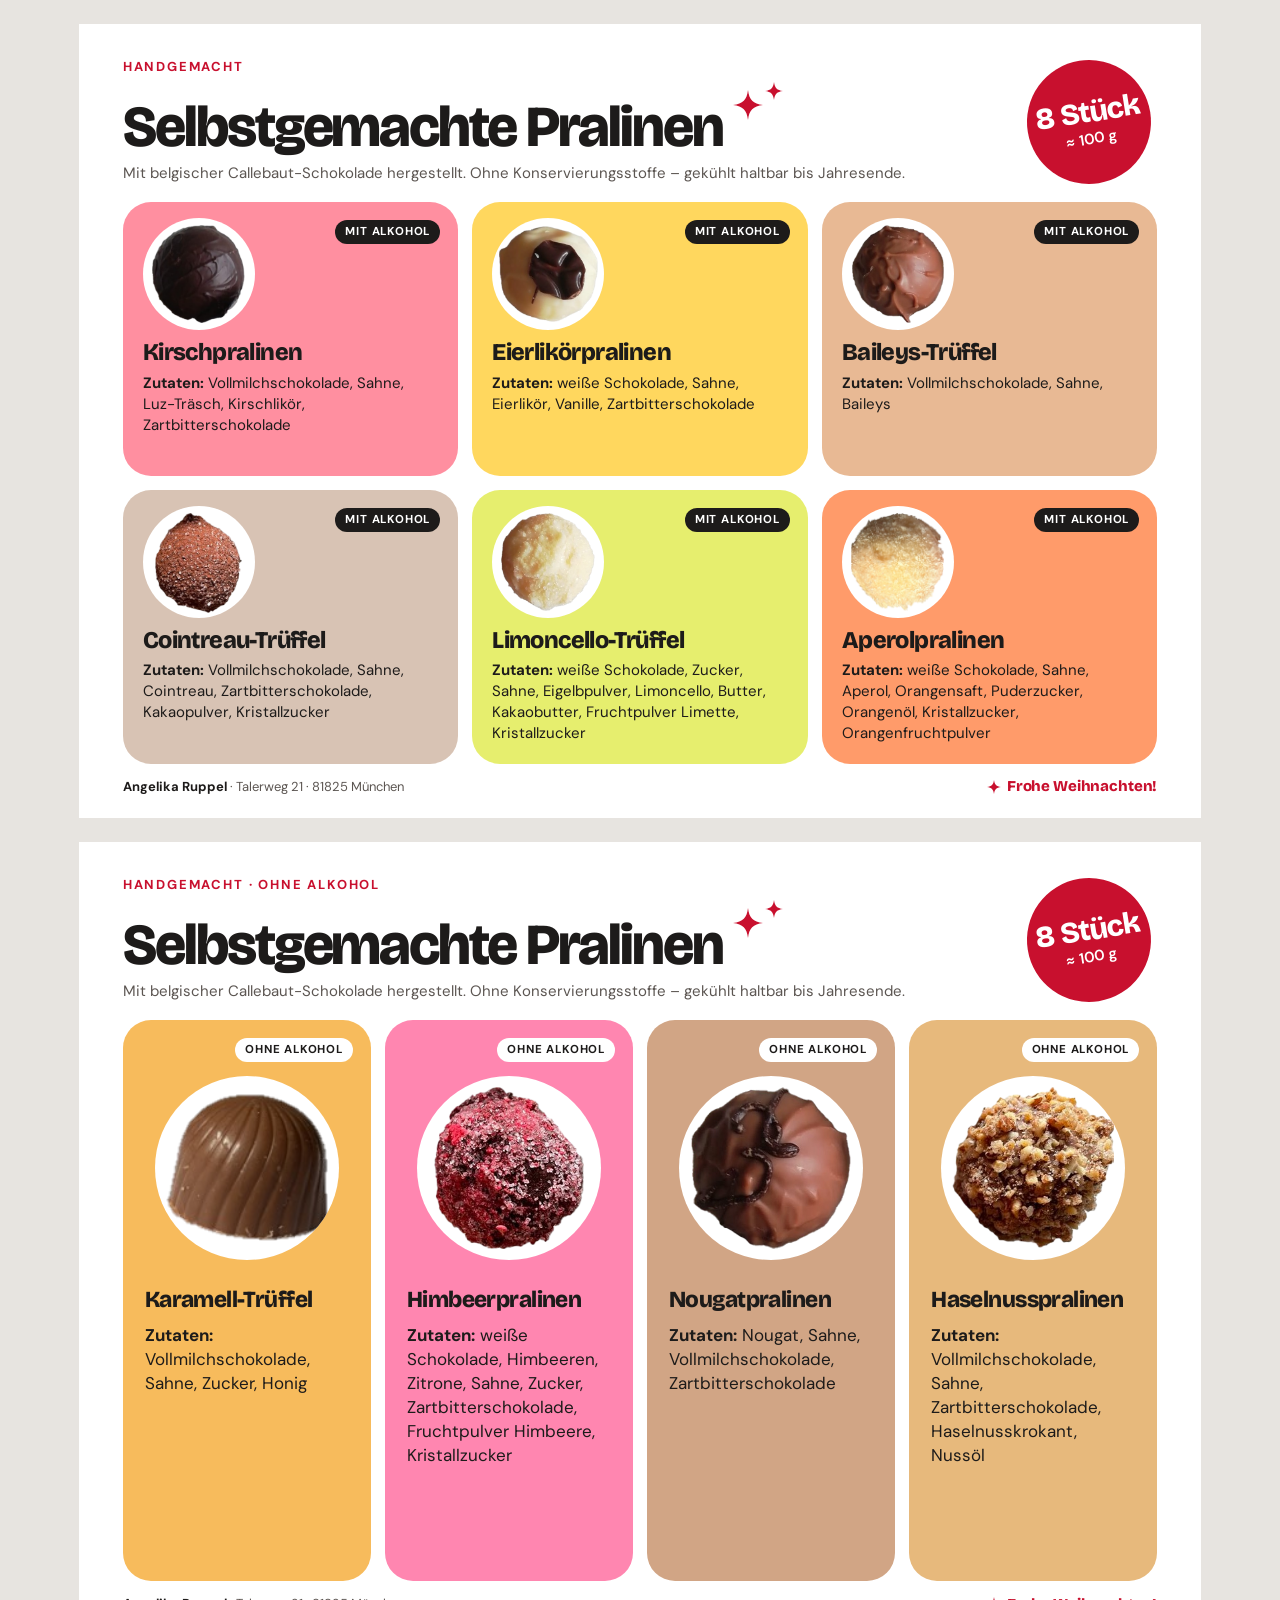
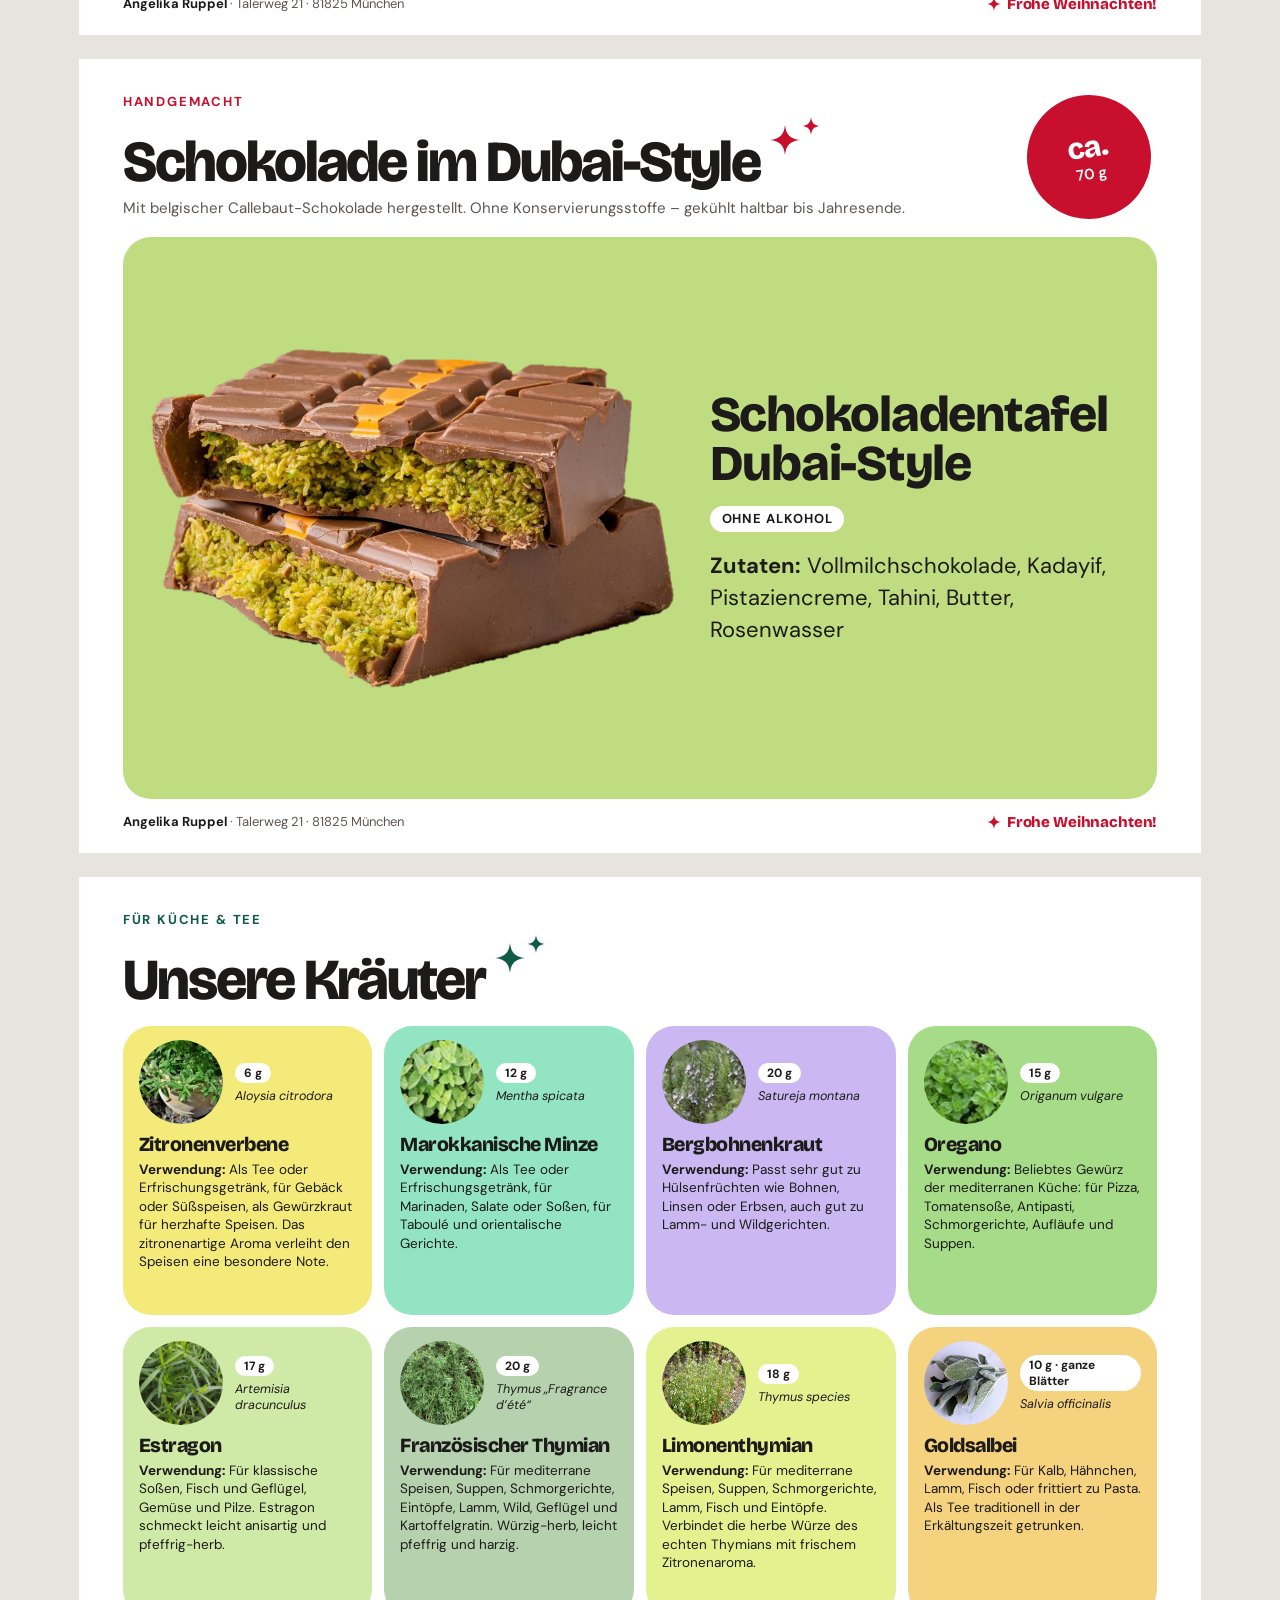
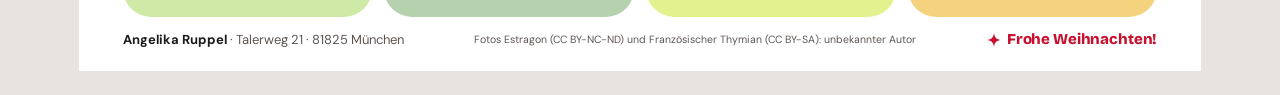
<file: weihnachtsbazar/druck/auslagen.html>
<!doctype html>
<html lang="de">
<head>
<meta charset="utf-8">
<meta name="viewport" content="width=device-width, initial-scale=1">
<title>Bazar-Auslagen</title>
<link rel="preconnect" href="https://fonts.googleapis.com">
<link rel="stylesheet" href="https://fonts.googleapis.com/css2?family=Bricolage+Grotesque:opsz,wght@12..96,400..800&family=DM+Sans:ital,opsz,wght@0,9..40,400..700;1,9..40,400..700&display=swap">
<style>
/* Weihnachtsbazar Auslagen – A4 quer, kompakt, modern */
:root {
  --weiss: #ffffff; --tinte: #1d1b1a; --tinte-2: #5c5652;
  --rot: #c8102e; --tanne: #0f5b45;
  --font-display: "Bricolage Grotesque", "Arial Black", Arial, sans-serif;
  --font-sans: "DM Sans", "Segoe UI", Arial, sans-serif;
  --space-1: 8px; --space-2: 16px; --space-3: 24px; --space-4: 32px; --space-5: 44px;
  --radius-sm: 10px; --radius-lg: 28px; --radius-rund: 999px;
}
@page { size: A4 landscape; margin: 0; }
* { box-sizing: border-box; }
html, body { margin: 0; background: #e7e4e0; }
body { font-family: var(--font-sans); color: var(--tinte); }
@media print { html, body { background: #fff; } .blatt { margin: 0 !important; } }

.blatt {
  width: 297mm; height: 210mm; margin: 24px auto; position: relative; overflow: hidden;
  display: flex; flex-direction: column;
  padding: 34px var(--space-5) 22px;
  background: var(--weiss);
  break-after: page; page-break-after: always;
  -webkit-print-color-adjust: exact; print-color-adjust: exact;
}
.blatt:last-child { break-after: auto; page-break-after: auto; }

/* ---------- Kopf ---------- */
.kopf { display: flex; align-items: flex-end; justify-content: space-between; gap: var(--space-3); }
.kopf-text { min-width: 0; }
.dach { margin: 0 0 6px; font: 700 13px/18px var(--font-sans); letter-spacing: .14em; text-transform: uppercase; color: var(--rot); }
.dach--kraeuter { color: var(--tanne); }
.titel { margin: 0; font-family: var(--font-display); font-weight: 800; font-size: 58px; line-height: .95;
  letter-spacing: -.035em; font-variation-settings: "opsz" 96; }
.titel .funkeln { display: inline-block; width: 30px; height: 30px; margin-left: 10px; vertical-align: 26px; }
.titel .funkeln--klein { width: 18px; height: 18px; margin-left: 2px; vertical-align: 46px; }
.funkeln path { fill: var(--rot); }
.funkeln--gruen path { fill: var(--tanne); }
.info { margin: 8px 0 0; font-size: 15px; line-height: 21px; color: var(--tinte-2); }

/* runder Aufkleber */
.sticker { flex: 0 0 auto; width: 124px; height: 124px; margin: -6px 6px 0 0; border-radius: var(--radius-rund);
  background: var(--rot); color: var(--weiss); display: grid; place-content: center; text-align: center;
  transform: rotate(-9deg); }
.sticker b { display: block; font: 800 30px/1 var(--font-display); letter-spacing: -.03em; }
.sticker span { display: block; margin-top: 4px; font: 600 15px/1.1 var(--font-sans); }
.sticker--gruen { background: var(--tanne); }

/* ---------- Raster ---------- */
.raster { flex: 1; display: grid; gap: 14px; margin-top: 18px; min-height: 0; }
.raster--3 { grid-template-columns: repeat(3, 1fr); grid-template-rows: 1fr 1fr; }
.raster--4 { grid-template-columns: repeat(4, 1fr); grid-template-rows: 1fr; }
.raster--4x2 { grid-template-columns: repeat(4, 1fr); grid-template-rows: 1fr 1fr; gap: 12px; }

/* ---------- Karte ---------- */
.karte { position: relative; display: flex; flex-direction: column; padding: 16px 20px 18px;
  border-radius: var(--radius-lg); background: var(--c); overflow: hidden; }
.foto { flex: 0 0 auto; width: 100px; height: 100px; border-radius: var(--radius-rund); background: var(--weiss);
  display: grid; place-items: center; overflow: hidden; }
.foto img { width: 88%; height: 88%; object-fit: contain; }
.foto--bild img { width: 100%; height: 100%; object-fit: cover; }
.name { margin: 10px 0 0; font-family: var(--font-display); font-weight: 800; font-size: 24px; line-height: 1.02;
  letter-spacing: -.025em; font-variation-settings: "opsz" 48; }
.pille { display: inline-block; font: 700 11.5px/16px var(--font-sans); letter-spacing: .07em; text-transform: uppercase;
  padding: 4px 10px; border-radius: var(--radius-rund); white-space: nowrap; }
.pille--alk { background: var(--tinte); color: var(--weiss); }
.pille--ohne { background: var(--weiss); color: var(--tinte); }
.karte > .pille { position: absolute; top: 18px; right: 18px; }
.zutaten b { font-weight: 700; }
.zutaten { margin: 8px 0 0; font-size: 15px; line-height: 21px; }

/* 4er-Reihe: große Fotos */
.raster--4 .karte { padding: 22px; }
.raster--4 .foto { width: 184px; height: 184px; margin: 34px auto 0; }
.raster--4 .name { margin-top: 28px; font-size: 23px; }
.raster--4 .zutaten { font-size: 17px; line-height: 24px; margin-top: 12px; }

/* Einzelprodukt */
.karte--gross { flex: 1; margin-top: 18px; flex-direction: row; align-items: center; gap: 36px; padding: 28px 56px 28px 28px; }
.karte--gross .tafel { flex: 0 0 auto; width: 55%; max-height: 100%; object-fit: contain; }
.karte--gross .name { margin: 0; font-size: 50px; line-height: .98; }
.karte--gross .pille { margin-top: 18px; font-size: 13px; padding: 5px 12px; }
.karte--gross .zutaten { font-size: 22px; line-height: 32px; margin-top: 18px; }

/* Kräuter (4 × 2) */
.karte--kraut { padding: 14px 16px 16px; }
.kraut-kopf { display: flex; align-items: center; gap: 12px; }
.kraut-kopf .foto { width: 84px; height: 84px; }
.karte--kraut .name { margin: 10px 0 0; font-size: 20px; }
.latein { margin: 5px 0 0; font-size: 12.5px; line-height: 16px; font-style: italic; }
.gewicht { display: inline-block; font: 700 12px/16px var(--font-sans); padding: 2px 9px;
  border-radius: var(--radius-rund); background: var(--weiss); }
.karte--kraut .zutaten { margin-top: 6px; font-size: 13.5px; line-height: 18.5px; }

/* ---------- Fuß ---------- */
.fuss { display: flex; justify-content: space-between; align-items: center; gap: var(--space-2); margin-top: 14px;
  font-size: 13px; line-height: 18px; color: var(--tinte-2); }
.fuss b { color: var(--tinte); }
.fuss .gruss { font: 800 15px/1 var(--font-display); letter-spacing: -.01em; color: var(--rot); display: inline-flex; align-items: center; gap: 6px; }
.fuss .gruss svg { width: 14px; height: 14px; }
.fuss .credit { font-size: 10.5px; }

/* Blatt 1: etwas größere Fotos */
.raster--3 .foto { width: 112px; height: 112px; }

</style>
</head>
<body>
<section class="blatt">
  <header class="kopf">
    <div class="kopf-text">
      <p class="dach">Handgemacht</p>
      <h1 class="titel">Selbstgemachte Pralinen<svg class="funkeln" viewBox="0 0 24 24" aria-hidden="true"><path d="M12 0C13 8 16 11 24 12C16 13 13 16 12 24C11 16 8 13 0 12C8 11 11 8 12 0Z"/></svg><svg class="funkeln funkeln--klein" viewBox="0 0 24 24" aria-hidden="true"><path d="M12 0C13 8 16 11 24 12C16 13 13 16 12 24C11 16 8 13 0 12C8 11 11 8 12 0Z"/></svg></h1>
      <p class="info">Mit belgischer Callebaut-Schokolade hergestellt. Ohne Konservierungsstoffe – gekühlt haltbar bis Jahresende.</p>
    </div>
    <div class="sticker" aria-hidden="true"><b>8 Stück</b><span>≈ 100 g</span></div>
  </header>
  <div class="raster raster--3">
    <article class="karte" style="--c:#ff8fa0">
      <span class="pille pille--alk">mit Alkohol</span>
      <div class="foto"><img src="fotos/kirsch.png" alt=""></div>
      <h2 class="name">Kirschpralinen</h2>
      <p class="zutaten"><b>Zutaten:</b> Vollmilchschokolade, Sahne, Luz-Träsch, Kirschlikör, Zartbitterschokolade</p>
    </article>
    <article class="karte" style="--c:#ffd75e">
      <span class="pille pille--alk">mit Alkohol</span>
      <div class="foto"><img src="fotos/eierlikoer.png" alt=""></div>
      <h2 class="name">Eierlikörpralinen</h2>
      <p class="zutaten"><b>Zutaten:</b> weiße Schokolade, Sahne, Eierlikör, Vanille, Zartbitterschokolade</p>
    </article>
    <article class="karte" style="--c:#e8b994">
      <span class="pille pille--alk">mit Alkohol</span>
      <div class="foto"><img src="fotos/baileys.png" alt=""></div>
      <h2 class="name">Baileys-Trüffel</h2>
      <p class="zutaten"><b>Zutaten:</b> Vollmilchschokolade, Sahne, Baileys</p>
    </article>
    <article class="karte" style="--c:#d8c3b4">
      <span class="pille pille--alk">mit Alkohol</span>
      <div class="foto"><img src="fotos/cointreau.png" alt=""></div>
      <h2 class="name">Cointreau-Trüffel</h2>
      <p class="zutaten"><b>Zutaten:</b> Vollmilchschokolade, Sahne, Cointreau, Zartbitterschokolade, Kakaopulver, Kristallzucker</p>
    </article>
    <article class="karte" style="--c:#e6ee6e">
      <span class="pille pille--alk">mit Alkohol</span>
      <div class="foto"><img src="fotos/limoncello.png" alt=""></div>
      <h2 class="name">Limoncello-Trüffel</h2>
      <p class="zutaten"><b>Zutaten:</b> weiße Schokolade, Zucker, Sahne, Eigelbpulver, Limoncello, Butter, Kakaobutter, Fruchtpulver Limette, Kristallzucker</p>
    </article>
    <article class="karte" style="--c:#ff9b6a">
      <span class="pille pille--alk">mit Alkohol</span>
      <div class="foto"><img src="fotos/aperol.png" alt=""></div>
      <h2 class="name">Aperolpralinen</h2>
      <p class="zutaten"><b>Zutaten:</b> weiße Schokolade, Sahne, Aperol, Orangensaft, Puderzucker, Orangenöl, Kristallzucker, Orangenfruchtpulver</p>
    </article>
  </div>
  <footer class="fuss"><span><b>Angelika Ruppel</b> · Talerweg 21 · 81825 München</span><span class="gruss"><svg class="funkeln" viewBox="0 0 24 24" aria-hidden="true"><path d="M12 0C13 8 16 11 24 12C16 13 13 16 12 24C11 16 8 13 0 12C8 11 11 8 12 0Z"/></svg>Frohe Weihnachten!</span></footer>
</section>
<section class="blatt">
  <header class="kopf">
    <div class="kopf-text">
      <p class="dach">Handgemacht · ohne Alkohol</p>
      <h1 class="titel">Selbstgemachte Pralinen<svg class="funkeln" viewBox="0 0 24 24" aria-hidden="true"><path d="M12 0C13 8 16 11 24 12C16 13 13 16 12 24C11 16 8 13 0 12C8 11 11 8 12 0Z"/></svg><svg class="funkeln funkeln--klein" viewBox="0 0 24 24" aria-hidden="true"><path d="M12 0C13 8 16 11 24 12C16 13 13 16 12 24C11 16 8 13 0 12C8 11 11 8 12 0Z"/></svg></h1>
      <p class="info">Mit belgischer Callebaut-Schokolade hergestellt. Ohne Konservierungsstoffe – gekühlt haltbar bis Jahresende.</p>
    </div>
    <div class="sticker" aria-hidden="true"><b>8 Stück</b><span>≈ 100 g</span></div>
  </header>
  <div class="raster raster--4">
    <article class="karte" style="--c:#f7bb5c">
      <span class="pille pille--ohne">ohne Alkohol</span>
      <div class="foto"><img src="fotos/karamell.png" alt=""></div>
      <h2 class="name">Karamell-Trüffel</h2>
      <p class="zutaten"><b>Zutaten:</b> Vollmilchschokolade, Sahne, Zucker, Honig</p>
    </article>
    <article class="karte" style="--c:#ff86b0">
      <span class="pille pille--ohne">ohne Alkohol</span>
      <div class="foto"><img src="fotos/himbeer.png" alt=""></div>
      <h2 class="name">Himbeerpralinen</h2>
      <p class="zutaten"><b>Zutaten:</b> weiße Schokolade, Himbeeren, Zitrone, Sahne, Zucker, Zartbitterschokolade, Fruchtpulver Himbeere, Kristallzucker</p>
    </article>
    <article class="karte" style="--c:#d1a585">
      <span class="pille pille--ohne">ohne Alkohol</span>
      <div class="foto"><img src="fotos/nougat.png" alt=""></div>
      <h2 class="name">Nougatpralinen</h2>
      <p class="zutaten"><b>Zutaten:</b> Nougat, Sahne, Vollmilchschokolade, Zartbitterschokolade</p>
    </article>
    <article class="karte" style="--c:#e7b97c">
      <span class="pille pille--ohne">ohne Alkohol</span>
      <div class="foto"><img src="fotos/haselnuss.png" alt=""></div>
      <h2 class="name">Haselnusspralinen</h2>
      <p class="zutaten"><b>Zutaten:</b> Vollmilchschokolade, Sahne, Zartbitterschokolade, Haselnusskrokant, Nussöl</p>
    </article>
  </div>
  <footer class="fuss"><span><b>Angelika Ruppel</b> · Talerweg 21 · 81825 München</span><span class="gruss"><svg class="funkeln" viewBox="0 0 24 24" aria-hidden="true"><path d="M12 0C13 8 16 11 24 12C16 13 13 16 12 24C11 16 8 13 0 12C8 11 11 8 12 0Z"/></svg>Frohe Weihnachten!</span></footer>
</section>
<section class="blatt">
  <header class="kopf">
    <div class="kopf-text">
      <p class="dach">Handgemacht</p>
      <h1 class="titel">Schokolade im Dubai-Style<svg class="funkeln" viewBox="0 0 24 24" aria-hidden="true"><path d="M12 0C13 8 16 11 24 12C16 13 13 16 12 24C11 16 8 13 0 12C8 11 11 8 12 0Z"/></svg><svg class="funkeln funkeln--klein" viewBox="0 0 24 24" aria-hidden="true"><path d="M12 0C13 8 16 11 24 12C16 13 13 16 12 24C11 16 8 13 0 12C8 11 11 8 12 0Z"/></svg></h1>
      <p class="info">Mit belgischer Callebaut-Schokolade hergestellt. Ohne Konservierungsstoffe – gekühlt haltbar bis Jahresende.</p>
    </div>
    <div class="sticker" aria-hidden="true"><b>ca.</b><span>70 g</span></div>
  </header>
  <article class="karte karte--gross" style="--c:#bfdc80">
    <img class="tafel" src="fotos/dubai.png" alt="">
    <div>
      <h2 class="name">Schokoladentafel Dubai-Style</h2>
      <span class="pille pille--ohne">ohne Alkohol</span>
      <p class="zutaten"><b>Zutaten:</b> Vollmilchschokolade, Kadayif, Pistaziencreme, Tahini, Butter, Rosenwasser</p>
    </div>
  </article>
  <footer class="fuss"><span><b>Angelika Ruppel</b> · Talerweg 21 · 81825 München</span><span class="gruss"><svg class="funkeln" viewBox="0 0 24 24" aria-hidden="true"><path d="M12 0C13 8 16 11 24 12C16 13 13 16 12 24C11 16 8 13 0 12C8 11 11 8 12 0Z"/></svg>Frohe Weihnachten!</span></footer>
</section>
<section class="blatt">
  <header class="kopf">
    <div class="kopf-text">
      <p class="dach dach--kraeuter">Für Küche &amp; Tee</p>
      <h1 class="titel">Unsere Kräuter<svg class="funkeln funkeln--gruen" viewBox="0 0 24 24" aria-hidden="true"><path d="M12 0C13 8 16 11 24 12C16 13 13 16 12 24C11 16 8 13 0 12C8 11 11 8 12 0Z"/></svg><svg class="funkeln funkeln--klein funkeln--gruen" viewBox="0 0 24 24" aria-hidden="true"><path d="M12 0C13 8 16 11 24 12C16 13 13 16 12 24C11 16 8 13 0 12C8 11 11 8 12 0Z"/></svg></h1>
      
    </div>
    
  </header>
  <div class="raster raster--4x2">
    <article class="karte karte--kraut" style="--c:#f3ea7a">
      <div class="kraut-kopf">
        <div class="foto foto--bild"><img src="fotos/zitronenverbene.jpg" alt=""></div>
        <div>
          <span class="gewicht">6 g</span>
          <p class="latein">Aloysia citrodora</p>
        </div>
      </div>
      <h2 class="name">Zitronenverbene</h2>
      <p class="zutaten"><b>Verwendung:</b> Als Tee oder Erfrischungsgetränk, für Gebäck oder Süßspeisen, als Gewürzkraut für herzhafte Speisen. Das zitronenartige Aroma verleiht den Speisen eine besondere Note.</p>
    </article>
    <article class="karte karte--kraut" style="--c:#93e4c2">
      <div class="kraut-kopf">
        <div class="foto foto--bild"><img src="fotos/minze.jpg" alt=""></div>
        <div>
          <span class="gewicht">12 g</span>
          <p class="latein">Mentha spicata</p>
        </div>
      </div>
      <h2 class="name">Marokkanische Minze</h2>
      <p class="zutaten"><b>Verwendung:</b> Als Tee oder Erfrischungsgetränk, für Marinaden, Salate oder Soßen, für Taboulé und orientalische Gerichte.</p>
    </article>
    <article class="karte karte--kraut" style="--c:#cbb8f2">
      <div class="kraut-kopf">
        <div class="foto foto--bild"><img src="fotos/bergbohnenkraut.jpg" alt=""></div>
        <div>
          <span class="gewicht">20 g</span>
          <p class="latein">Satureja montana</p>
        </div>
      </div>
      <h2 class="name">Bergbohnenkraut</h2>
      <p class="zutaten"><b>Verwendung:</b> Passt sehr gut zu Hülsenfrüchten wie Bohnen, Linsen oder Erbsen, auch gut zu Lamm- und Wildgerichten.</p>
    </article>
    <article class="karte karte--kraut" style="--c:#a6db88">
      <div class="kraut-kopf">
        <div class="foto foto--bild"><img src="fotos/oregano.jpg" alt=""></div>
        <div>
          <span class="gewicht">15 g</span>
          <p class="latein">Origanum vulgare</p>
        </div>
      </div>
      <h2 class="name">Oregano</h2>
      <p class="zutaten"><b>Verwendung:</b> Beliebtes Gewürz der mediterranen Küche: für Pizza, Tomatensoße, Antipasti, Schmorgerichte, Aufläufe und Suppen.</p>
    </article>
    <article class="karte karte--kraut" style="--c:#cfe9a6">
      <div class="kraut-kopf">
        <div class="foto foto--bild"><img src="fotos/estragon.jpg" alt=""></div>
        <div>
          <span class="gewicht">17 g</span>
          <p class="latein">Artemisia dracunculus</p>
        </div>
      </div>
      <h2 class="name">Estragon</h2>
      <p class="zutaten"><b>Verwendung:</b> Für klassische Soßen, Fisch und Geflügel, Gemüse und Pilze. Estragon schmeckt leicht anisartig und pfeffrig-herb.</p>
    </article>
    <article class="karte karte--kraut" style="--c:#b5d1ad">
      <div class="kraut-kopf">
        <div class="foto foto--bild"><img src="fotos/thymian-franz.jpg" alt=""></div>
        <div>
          <span class="gewicht">20 g</span>
          <p class="latein">Thymus „Fragrance d’été“</p>
        </div>
      </div>
      <h2 class="name">Französischer Thymian</h2>
      <p class="zutaten"><b>Verwendung:</b> Für mediterrane Speisen, Suppen, Schmorgerichte, Eintöpfe, Lamm, Wild, Geflügel und Kartoffelgratin. Würzig-herb, leicht pfeffrig und harzig.</p>
    </article>
    <article class="karte karte--kraut" style="--c:#e3f28f">
      <div class="kraut-kopf">
        <div class="foto foto--bild"><img src="fotos/limonenthymian.jpg" alt=""></div>
        <div>
          <span class="gewicht">18 g</span>
          <p class="latein">Thymus species</p>
        </div>
      </div>
      <h2 class="name">Limonenthymian</h2>
      <p class="zutaten"><b>Verwendung:</b> Für mediterrane Speisen, Suppen, Schmorgerichte, Lamm, Fisch und Eintöpfe. Verbindet die herbe Würze des echten Thymians mit frischem Zitronenaroma.</p>
    </article>
    <article class="karte karte--kraut" style="--c:#f4d27e">
      <div class="kraut-kopf">
        <div class="foto foto--bild"><img src="fotos/goldsalbei.jpg" alt=""></div>
        <div>
          <span class="gewicht">10 g · ganze Blätter</span>
          <p class="latein">Salvia officinalis</p>
        </div>
      </div>
      <h2 class="name">Goldsalbei</h2>
      <p class="zutaten"><b>Verwendung:</b> Für Kalb, Hähnchen, Lamm, Fisch oder frittiert zu Pasta. Als Tee traditionell in der Erkältungszeit getrunken.</p>
    </article>
  </div>
  <footer class="fuss"><span><b>Angelika Ruppel</b> · Talerweg 21 · 81825 München</span><span class="credit">Fotos Estragon (CC BY-NC-ND) und Französischer Thymian (CC BY-SA): unbekannter Autor</span><span class="gruss"><svg class="funkeln" viewBox="0 0 24 24" aria-hidden="true"><path d="M12 0C13 8 16 11 24 12C16 13 13 16 12 24C11 16 8 13 0 12C8 11 11 8 12 0Z"/></svg>Frohe Weihnachten!</span></footer>
</section>
</body>
</html>
</file>
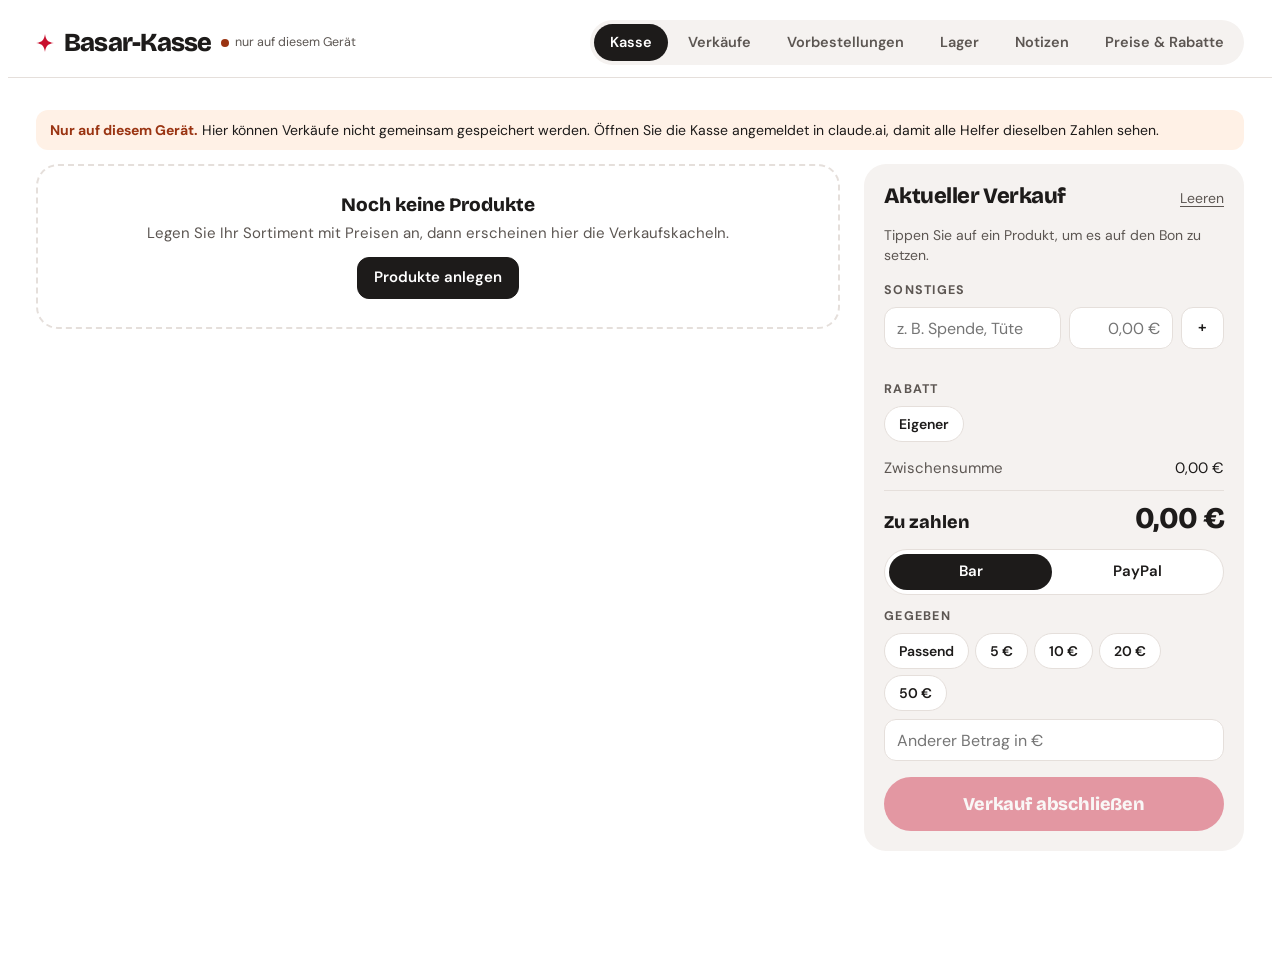
<file: weihnachtsbazar/kasse/kasse.html>
<title>Basar-Kasse</title>
<meta name="claude:viewport-fit-sides" content="cover">
<link rel="preconnect" href="https://fonts.googleapis.com">
<link rel="preconnect" href="https://fonts.gstatic.com" crossorigin>
<link rel="stylesheet" href="https://fonts.googleapis.com/css2?family=Bricolage+Grotesque:opsz,wght@12..96,600..800&family=DM+Sans:opsz,wght@9..40,400..700&display=swap">
<style>
/* Layout: Kasse wie ein Verkaufstisch – links das Sortiment als Farbkarten der Auslagen, rechts der Bon; auf dem Handy untereinander mit fester Summenleiste. */
:root {
  --grund: #ffffff;
  --flaeche: #f5f2f0;
  --linie: #e5dfdb;
  --tinte: #1d1b1a;
  --tinte-2: #5c5652;
  --rot: #c8102e;
  --rot-tief: #a30c25;
  --auf-rot: #ffffff;
  --tanne: #0f5b45;
  --gut: #0f5b45;
  --warn: #9a3412;
  --warn-grund: #fff1e6;
  --auf-farbe: #1d1b1a;
  --font-display: "Bricolage Grotesque", "Arial Black", Arial, sans-serif;
  --font-sans: "DM Sans", "Segoe UI", Arial, sans-serif;
  --radius-lg: 22px;
  --radius-sm: 12px;
  --rund: 999px;
}
@media (prefers-color-scheme: dark) {
  :root:not([data-theme="light"]) {
    --grund: #161413; --flaeche: #221f1d; --linie: #38322f; --tinte: #f4f0ed; --tinte-2: #b5ada7;
    --rot: #ff5d70; --rot-tief: #ff7f8e; --auf-rot: #1d1b1a; --tanne: #5fd1a5; --gut: #5fd1a5;
    --warn: #ffb27a; --warn-grund: #3a2414; color-scheme: dark;
  }
}
:root[data-theme="dark"] {
  --grund: #161413; --flaeche: #221f1d; --linie: #38322f; --tinte: #f4f0ed; --tinte-2: #b5ada7;
  --rot: #ff5d70; --rot-tief: #ff7f8e; --auf-rot: #1d1b1a; --tanne: #5fd1a5; --gut: #5fd1a5;
  --warn: #ffb27a; --warn-grund: #3a2414; color-scheme: dark;
}

* { box-sizing: border-box; }
[hidden] { display: none !important; }
body { background: var(--grund); color: var(--tinte); font: 400 15px/1.45 var(--font-sans); }
button, input, select { font: inherit; color: inherit; }
button { cursor: pointer; touch-action: manipulation; -webkit-tap-highlight-color: transparent; }
:focus-visible { outline: 3px solid var(--rot); outline-offset: 2px; }
.tab { font-variant-numeric: tabular-nums; }

body::before { content: ""; position: fixed; inset: 0 0 auto; height: env(safe-area-inset-top, 0px); z-index: 10; background: var(--grund); }

.wrap { max-width: 1240px; margin: 0 auto; padding-left: max(16px, env(safe-area-inset-left, 0px)); padding-right: max(16px, env(safe-area-inset-right, 0px)); }

/* ---------- Kopf ---------- */
.kopf { position: sticky; top: env(safe-area-inset-top, 0px); z-index: 5; background: var(--grund); border-bottom: 1px solid var(--linie); }
.kopf .wrap { display: flex; align-items: center; justify-content: space-between; gap: 12px 20px; flex-wrap: wrap; padding-block: 12px; }
.marke { display: flex; align-items: center; gap: 10px; min-width: 0; }
.marke h1 { margin: 0; white-space: nowrap; font: 800 26px/1 var(--font-display); letter-spacing: -.03em; font-variation-settings: "opsz" 48; }
.marke svg { width: 18px; height: 18px; flex: none; }
.funkeln path { fill: var(--rot); }
.status { font-size: 12.5px; color: var(--tinte-2); display: inline-flex; align-items: center; gap: 6px; }
.status::before { content: ""; width: 8px; height: 8px; border-radius: 50%; background: var(--tinte-2); }
.status[data-s="live"]::before { background: var(--gut); }
.status[data-s="lokal"]::before, .status[data-s="fehler"]::before { background: var(--warn); }

.tabs { display: flex; gap: 4px; max-width: 100%; overflow-x: auto; scrollbar-width: none; background: var(--flaeche); border-radius: var(--rund); padding: 4px; }
.tabs button { border: 0; background: transparent; padding: 8px 16px; border-radius: var(--rund); font-weight: 600; font-size: 14.5px; color: var(--tinte-2); white-space: nowrap; }
.tabs button[aria-selected="true"] { background: var(--tinte); color: var(--grund); }
.tabs .zahl { display: inline-block; min-width: 20px; height: 20px; margin-left: 6px; padding: 0 6px; border-radius: var(--rund); background: var(--rot); color: var(--auf-rot); font: 700 12px/20px var(--font-sans); text-align: center; vertical-align: 1px; }

.hinweis { margin: 14px 0 0; padding: 10px 14px; border-radius: var(--radius-sm); background: var(--warn-grund); color: var(--tinte); font-size: 14px; }
.hinweis b { color: var(--warn); }
.hinweis button { border: 0; background: none; padding: 0; text-decoration: underline; font-weight: 600; }

main { padding-block: 18px 120px; }
h2 { margin: 0; font: 800 22px/1.1 var(--font-display); letter-spacing: -.025em; text-wrap: balance; }
h3 { margin: 0 0 10px; font: 700 12.5px/1.2 var(--font-sans); letter-spacing: .12em; text-transform: uppercase; color: var(--tinte-2); }

/* ---------- Kasse ---------- */
.kasse { display: grid; grid-template-columns: minmax(0, 1fr) 380px; gap: 24px; align-items: start; }
.sortiment { display: grid; gap: 22px; min-width: 0; }
.gruppe-raster { display: grid; grid-template-columns: repeat(auto-fill, minmax(168px, 1fr)); gap: 10px; }
.kachel { position: relative; display: flex; flex-direction: column; align-items: flex-start; gap: 2px; min-height: 104px; padding: 14px 14px 12px; border: 0; border-radius: var(--radius-lg); background: var(--c); color: var(--auf-farbe); text-align: left; hyphens: auto; transition: transform .08s ease; }
.kachel:active { transform: scale(.97); }
.kachel-wrap { position: relative; display: flex; min-width: 0; }
.kachel-wrap .kachel { flex: 1; min-width: 0; }
.k-minus { position: absolute; right: 10px; bottom: 10px; width: 38px; height: 38px; border: 2px solid #1d1b1a; border-radius: 50%; background: #fff; color: #1d1b1a; font: 700 22px/1 var(--font-sans); display: grid; place-items: center; }
.k-minus::before { content: ""; position: absolute; inset: -6px; }
.k-minus:active { transform: scale(.94); }
.kachel .k-name { font: 800 16.5px/1.08 var(--font-display); letter-spacing: -.02em; overflow-wrap: break-word; }
.kachel.hat-anz .k-name { padding-right: 44px; }
.kachel .k-info { font-size: 12.5px; opacity: .78; }
.kachel .k-preis { margin-top: auto; padding-top: 8px; font: 700 16px/1 var(--font-sans); font-variant-numeric: tabular-nums; }
.kachel { -webkit-user-select: none; user-select: none; }
.kachel.aus { opacity: .5; }
.kachel.aus .k-preis { text-decoration: line-through; }
.kachel .k-aus { margin-top: 6px; padding: 2px 8px; border-radius: var(--rund); background: #1d1b1a; color: #fff; font: 700 11px/16px var(--font-sans); letter-spacing: .07em; text-transform: uppercase; }
.kachel .k-anz { position: absolute; top: 10px; right: 10px; min-width: 38px; height: 38px; padding: 0 9px; border-radius: var(--rund); background: #1d1b1a; color: #fff; font: 800 19px/38px var(--font-display); text-align: center; }

.leer { padding: 28px 22px; border: 2px dashed var(--linie); border-radius: var(--radius-lg); color: var(--tinte-2); text-align: center; }
.leer strong { display: block; color: var(--tinte); font: 800 19px/1.2 var(--font-display); margin-bottom: 6px; }
.leer button { margin-top: 12px; }

.bon { position: sticky; top: calc(env(safe-area-inset-top, 0px) + 84px); scroll-margin-top: calc(env(safe-area-inset-top, 0px) + 130px); display: grid; grid-template-columns: minmax(0, 1fr); gap: 16px; padding: 20px; border-radius: var(--radius-lg); background: var(--flaeche); max-height: calc(100vh - 110px); overflow-y: auto; }
.bon > * { min-width: 0; }
.bon-kopf { display: flex; justify-content: space-between; align-items: baseline; gap: 8px; }
.link { border: 0; background: none; padding: 0; color: var(--tinte-2); font-size: 14px; text-decoration: underline; text-underline-offset: 3px; }

.posten { list-style: none; margin: 0; padding: 0; display: grid; gap: 8px; }
.posten li { display: grid; grid-template-columns: 12px minmax(0, 1fr) auto auto; align-items: center; gap: 10px; }
.posten .punkt { width: 12px; height: 12px; border-radius: 50%; background: var(--c); }
.posten .p-name { font-weight: 600; min-width: 0; overflow-wrap: break-word; hyphens: auto; line-height: 1.25; }
.posten .p-name small { display: block; font-weight: 400; color: var(--tinte-2); font-size: 12.5px; }
.posten .p-summe { font-variant-numeric: tabular-nums; font-weight: 600; min-width: 64px; text-align: right; }
.menge { display: inline-flex; align-items: center; border-radius: var(--rund); background: var(--grund); border: 1px solid var(--linie); }
.menge button { width: 44px; height: 44px; border: 0; background: none; font-size: 18px; line-height: 1; border-radius: var(--rund); }
.menge span { min-width: 22px; text-align: center; font-weight: 700; font-variant-numeric: tabular-nums; }
.posten li.posten-leer { display: block; color: var(--tinte-2); font-size: 14px; }

.zeile { display: flex; gap: 8px; }
.feld { min-width: 0; flex: 1; height: 42px; font-size: 16px; padding: 0 12px; border: 1px solid var(--linie); border-radius: var(--radius-sm); background: var(--grund); }
.feld--kurz { flex: 0 0 104px; text-align: right; font-variant-numeric: tabular-nums; }
.knopf { height: 42px; padding: 0 16px; border: 1px solid var(--linie); border-radius: var(--radius-sm); background: var(--grund); font-weight: 600; white-space: nowrap; }
.knopf--dunkel { background: var(--tinte); color: var(--grund); border-color: var(--tinte); }
.knopf--rot { background: var(--rot); color: var(--auf-rot); border-color: var(--rot); }
.knopf:disabled { opacity: .45; cursor: not-allowed; }

.block-label { font-size: 12.5px; font-weight: 700; letter-spacing: .1em; text-transform: uppercase; color: var(--tinte-2); margin-bottom: 8px; }
.chips { display: flex; flex-wrap: wrap; gap: 6px; }
.chip { height: 36px; padding: 0 14px; border-radius: var(--rund); border: 1px solid var(--linie); background: var(--grund); font-weight: 600; font-size: 14px; white-space: nowrap; }
.chip[aria-pressed="true"] { background: var(--rot); border-color: var(--rot); color: var(--auf-rot); }
#geld-chips .chip[aria-pressed="true"] { background: var(--tinte); border-color: var(--tinte); color: var(--grund); }
.eigen { margin-top: 8px; }

.summen { margin: 0; display: grid; grid-template-columns: minmax(0, 1fr) auto; gap: 4px 0; font-variant-numeric: tabular-nums; }
.summen dt { color: var(--tinte-2); }
.summen dd { margin: 0; padding-left: 12px; text-align: right; white-space: nowrap; }
.summen .minus { color: var(--rot); }
.summen .gesamt { grid-column: 1 / -1; display: flex; justify-content: space-between; align-items: baseline; gap: 12px; padding-top: 12px; margin-top: 6px; border-top: 1px solid var(--linie); }
.summen .gesamt dt { color: var(--tinte); font: 800 18px/1 var(--font-display); }
.summen .gesamt dd { color: var(--tinte); font: 800 30px/1 var(--font-display); letter-spacing: -.03em; }

.seg { display: grid; grid-template-columns: 1fr 1fr; gap: 4px; padding: 4px; border-radius: var(--rund); background: var(--grund); border: 1px solid var(--linie); }
.seg button { height: 36px; border: 0; border-radius: var(--rund); background: none; font-weight: 600; }
.seg button[aria-pressed="true"] { background: var(--tinte); color: var(--grund); }

.rueckgeld { margin-top: 10px; padding: 14px 16px; border-radius: var(--radius-sm); background: var(--grund); }
.rueckgeld .r-zahl { font: 800 28px/1 var(--font-display); letter-spacing: -.03em; font-variant-numeric: tabular-nums; color: var(--gut); }
.rueckgeld .r-zahl.fehlt { color: var(--rot); }
.rueckgeld .r-text { font-size: 13px; color: var(--tinte-2); margin-top: 2px; }
.stueckelung { display: flex; flex-wrap: wrap; gap: 4px; margin-top: 8px; }
.stueckelung span { padding: 2px 8px; border-radius: var(--rund); background: var(--flaeche); font-size: 12.5px; font-weight: 600; font-variant-numeric: tabular-nums; }

.primaer { width: 100%; min-height: 54px; border: 0; border-radius: var(--rund); background: var(--rot); color: var(--auf-rot); font: 800 18px/1 var(--font-display); letter-spacing: -.01em; }
.primaer:disabled { opacity: .4; cursor: not-allowed; }

.mobil-leiste { display: none; }

/* Toast */
.toast { position: fixed; left: 50%; bottom: calc(18px + env(safe-area-inset-bottom, 0px)); transform: translateX(-50%); z-index: 20; display: flex; align-items: center; gap: 14px; max-width: calc(100% - 32px); padding: 12px 14px 12px 18px; border-radius: var(--rund); background: var(--tinte); color: var(--grund); font-weight: 600; box-shadow: 0 8px 30px rgba(0,0,0,.25); }
.toast button { border: 0; border-radius: var(--rund); padding: 6px 12px; background: var(--grund); color: var(--tinte); font-weight: 700; }

/* ---------- Verkäufe ---------- */
.v-kopf { display: flex; flex-wrap: wrap; align-items: center; gap: 10px 16px; justify-content: space-between; margin-bottom: 16px; }
.v-kopf .zeile { flex-wrap: wrap; }
.kennzahlen { display: grid; grid-template-columns: repeat(auto-fit, minmax(160px, 1fr)); gap: 10px; margin-bottom: 22px; }
.kz { padding: 16px; border-radius: var(--radius-lg); background: var(--flaeche); min-width: 0; }
.kz .kz-label { font-size: 13px; color: var(--tinte-2); }
.kz .kz-wert { font: 800 26px/1.1 var(--font-display); letter-spacing: -.03em; font-variant-numeric: tabular-nums; margin-top: 4px; }
.kz--haupt { background: var(--rot); color: var(--auf-rot); }
.kz--haupt .kz-label { color: inherit; opacity: .85; }
.kz--haupt .kz-wert { font-size: 34px; }
.zwei { display: grid; grid-template-columns: minmax(0, 1fr) minmax(0, 1.15fr); gap: 24px; align-items: start; }
.tabelle-box { overflow-x: auto; }
table { width: 100%; border-collapse: collapse; font-variant-numeric: tabular-nums; }
th, td { padding: 9px 8px; border-bottom: 1px solid var(--linie); text-align: left; vertical-align: middle; }
th { font-size: 12.5px; font-weight: 700; color: var(--tinte-2); }
td.r, th.r { text-align: right; }
td .punkt { display: inline-block; width: 10px; height: 10px; border-radius: 50%; background: var(--c); margin-right: 8px; }
tfoot td { font-weight: 700; border-bottom: 0; }

.kassensturz { margin-top: 22px; padding: 16px; border-radius: var(--radius-lg); border: 1px solid var(--linie); }
.kassensturz p { margin: 6px 0 0; color: var(--tinte-2); font-size: 14px; }
.kassensturz .soll { font: 800 24px/1.1 var(--font-display); letter-spacing: -.02em; color: var(--tinte); font-variant-numeric: tabular-nums; }

.liste { list-style: none; margin: 0; padding: 0; display: grid; gap: 8px; }
.liste li { display: grid; grid-template-columns: 52px minmax(0, 1fr) auto; gap: 12px; align-items: start; padding: 12px 14px; border-radius: var(--radius-sm); background: var(--flaeche); }
.liste .zeit { font-weight: 700; font-variant-numeric: tabular-nums; }
.liste .artikel { min-width: 0; overflow-wrap: anywhere; font-size: 14px; }
.liste .artikel small { display: block; color: var(--tinte-2); font-size: 12.5px; margin-top: 2px; }
.liste .betrag { text-align: right; font-weight: 700; font-variant-numeric: tabular-nums; }
.liste .betrag .link { display: block; margin-top: 4px; margin-left: auto; font-weight: 400; font-size: 13px; }
.liste li.storno { opacity: .55; }
.liste li.storno .betrag > span { text-decoration: line-through; }
.pille { display: inline-block; padding: 1px 8px; border-radius: var(--rund); font-size: 11.5px; font-weight: 700; letter-spacing: .05em; text-transform: uppercase; background: var(--grund); border: 1px solid var(--linie); }
.bestaetigen { display: flex; gap: 6px; justify-content: flex-end; margin-top: 6px; }
.bestaetigen button { height: 30px; padding: 0 10px; border-radius: var(--rund); border: 1px solid var(--linie); background: var(--grund); font-size: 13px; font-weight: 600; }
.bestaetigen .ja { background: var(--rot); border-color: var(--rot); color: var(--auf-rot); }

.export-box { margin-top: 12px; }
.export-box textarea { width: 100%; height: 160px; padding: 10px; border: 1px solid var(--linie); border-radius: var(--radius-sm); background: var(--grund); color: var(--tinte); font: 12px/1.4 ui-monospace, Menlo, Consolas, monospace; }

/* ---------- Einstellungen ---------- */
.einst { display: grid; gap: 28px; max-width: 900px; }
.einst section { display: grid; gap: 12px; }
.einst .erkl { margin: 0; color: var(--tinte-2); font-size: 14px; max-width: 62ch; }
.e-zeile { display: grid; grid-template-columns: 34px minmax(0, 2fr) minmax(0, 1.2fr) minmax(0, 1.2fr) 104px 42px; gap: 8px; align-items: center; }
.e-zeile--kopf { font-size: 12.5px; font-weight: 700; color: var(--tinte-2); }
.e-zeile--rabatt { grid-template-columns: minmax(0, 2fr) 120px 104px 42px; }
.e-zeile--angebot { grid-template-columns: minmax(0, 1.6fr) 90px 120px minmax(0, 1fr) 42px; }
.e-zeile .feld { width: 100%; }
.farbe-wahl { position: relative; width: 34px; height: 34px; }
.farbe-wahl select { position: absolute; inset: 0; opacity: 0; cursor: pointer; }
.farbe-wahl span { display: block; width: 34px; height: 34px; border-radius: 50%; background: var(--c); border: 2px solid var(--linie); }
.weg { width: 42px; height: 42px; border: 1px solid var(--linie); border-radius: var(--radius-sm); background: var(--grund); font-size: 18px; color: var(--tinte-2); }
.e-ergebnis { font-size: 13px; color: var(--tinte-2); }
.speicher-leiste { position: sticky; bottom: calc(12px + env(safe-area-inset-bottom, 0px)); display: flex; align-items: center; justify-content: space-between; gap: 12px; flex-wrap: wrap; padding: 12px 12px 12px 18px; border-radius: var(--rund); background: var(--tinte); color: var(--grund); }
.speicher-leiste .knopf { border-color: var(--grund); }
.speicher-leiste .knopf--rot { border-color: var(--rot); }

/* ---------- PayPal ---------- */
.pp-bon { display: grid; grid-template-columns: 96px minmax(0, 1fr); gap: 14px; align-items: center; margin-top: 12px; padding: 12px; border-radius: var(--radius-sm); background: var(--grund); }
.pp-bon img { width: 96px; height: 96px; object-fit: contain; background: #fff; border-radius: 8px; }
.pp-bon .knopf { margin-top: 8px; }
.pp-bon p { margin: 0; font-size: 14px; color: var(--tinte-2); }
.pp-overlay { position: fixed; inset: 0; z-index: 30; display: grid; place-items: center; overflow-y: auto; background: #ffffff; color: #1d1b1a;
  padding: calc(16px + env(safe-area-inset-top, 0px)) max(16px, env(safe-area-inset-right, 0px)) calc(16px + env(safe-area-inset-bottom, 0px)) max(16px, env(safe-area-inset-left, 0px)); }
.pp-karte { width: min(560px, 100%); display: grid; gap: 14px; justify-items: center; text-align: center; }
.pp-dach { margin: 0; font: 700 13px/18px var(--font-sans); letter-spacing: .14em; text-transform: uppercase; color: #c8102e; }
.pp-betrag { font: 800 clamp(48px, 9vw, 84px)/1 var(--font-display); letter-spacing: -.035em; font-variant-numeric: tabular-nums; }
.pp-karte img { width: min(380px, 80vw, 46vh); aspect-ratio: 1; max-width: 100%; object-fit: contain; }
.pp-name { margin: 0; font-weight: 700; font-size: 18px; }
.pp-hilfe { margin: 0; color: #5c5652; font-size: 15px; max-width: 42ch; }
.pp-knoepfe { display: grid; grid-template-columns: auto minmax(0, 1fr); gap: 10px; width: 100%; margin-top: 6px; }
.pp-knoepfe .knopf { height: 54px; background: #fff; color: #1d1b1a; border-color: #e5dfdb; }
.pp-knoepfe .primaer { background: #c8102e; color: #fff; }
.pp-einst { display: flex; flex-wrap: wrap; gap: 16px; align-items: flex-start; }
.pp-einst img { width: 140px; height: 140px; object-fit: contain; background: #fff; border: 1px solid var(--linie); border-radius: var(--radius-sm); }
.pp-einst .pp-leer { width: 140px; height: 140px; display: grid; place-items: center; border: 2px dashed var(--linie); border-radius: var(--radius-sm); color: var(--tinte-2); font-size: 13px; text-align: center; padding: 10px; }
.pp-einst-text { display: grid; gap: 10px; flex: 1 1 260px; min-width: 0; }

/* ---------- Zählhilfe ---------- */
.zaehlen { margin-top: 16px; padding-top: 14px; border-top: 1px solid var(--linie); }
.zaehlen summary { cursor: pointer; font-weight: 700; font-size: 15px; }
.zaehl-raster { display: grid; grid-template-columns: repeat(auto-fill, minmax(165px, 1fr)); gap: 8px 14px; margin-top: 12px; }
.zaehl { display: grid; grid-template-columns: 48px 62px minmax(0, 1fr); align-items: center; gap: 8px; font-size: 14px; }
.zaehl .feld { height: 40px; width: 100%; text-align: center; padding: 0 4px; font-variant-numeric: tabular-nums; }
.zaehl .z-wert { font-weight: 700; white-space: nowrap; }
.zaehl .z-summe { text-align: right; color: var(--tinte-2); font-variant-numeric: tabular-nums; white-space: nowrap; }
.zaehl-ergebnis { margin-top: 12px; padding: 12px 14px; border-radius: var(--radius-sm); background: var(--flaeche); display: grid; gap: 4px; font-size: 14px; color: var(--tinte-2); font-variant-numeric: tabular-nums; }
.zaehl-ergebnis .z-diff { font: 800 24px/1.1 var(--font-display); letter-spacing: -.02em; color: var(--tinte); }
.zaehl-ergebnis .z-diff.gut { color: var(--gut); }
.zaehl-ergebnis .z-diff.warn { color: var(--warn); }

/* ---------- Rückblick ---------- */
.rueckblick { margin-top: 30px; display: grid; gap: 12px; }
.rb-kopf { display: flex; flex-wrap: wrap; justify-content: space-between; align-items: baseline; gap: 6px 16px; }
.rb-kopf p { margin: 0; color: var(--tinte-2); font-size: 14px; }
.rb-raster { display: grid; grid-template-columns: repeat(auto-fit, minmax(290px, 1fr)); gap: 12px; align-items: start; }
.rb-block { display: grid; gap: 10px; align-content: start; min-width: 0; padding: 16px; border-radius: var(--radius-lg); background: var(--flaeche); }
.rb-block h4 { margin: 0; font: 800 17px/1.2 var(--font-display); letter-spacing: -.01em; }
.rb-leer { margin: 0; color: var(--tinte-2); font-size: 14px; }
.bs-zeile { display: grid; grid-template-columns: minmax(0, 1fr) auto; gap: 3px 10px; font-size: 14px; }
.bs-zeile .bs-zahl { font-variant-numeric: tabular-nums; color: var(--tinte-2); white-space: nowrap; }
.bs-zeile .bs-zahl b { color: var(--tinte); }
.bs-balken { grid-column: 1 / -1; height: 8px; border-radius: 4px; background: var(--linie); overflow: hidden; }
.bs-balken span { display: block; height: 100%; border-radius: 4px; background: var(--rot); }
.std { display: flex; align-items: flex-end; gap: 2px; height: 150px; }
.std-spalte { flex: 1; min-width: 0; height: 100%; display: flex; flex-direction: column; justify-content: flex-end; align-items: center; }
.std-balken { width: 100%; max-width: 34px; min-height: 2px; border-radius: 4px 4px 0 0; background: var(--rot); }
.std-wert { margin-bottom: 4px; font-size: 11.5px; font-weight: 700; white-space: nowrap; font-variant-numeric: tabular-nums; }
.std-achse { display: flex; gap: 2px; padding-top: 4px; border-top: 1px solid var(--linie); }
.std-achse span { flex: 1; min-width: 0; text-align: center; font-size: 11.5px; color: var(--tinte-2); font-variant-numeric: tabular-nums; }
.aus-zeile { display: flex; justify-content: space-between; gap: 10px; padding: 7px 0; border-bottom: 1px solid var(--linie); font-size: 14px; }
.aus-zeile:last-child { border-bottom: 0; }
.aus-zeile span:last-child { color: var(--tinte-2); white-space: nowrap; font-variant-numeric: tabular-nums; }

/* ---------- Vorbestellungen ---------- */
.vb-raster { display: grid; grid-template-columns: minmax(0, 1fr) minmax(0, 1fr); gap: 32px; align-items: start; }
.vb-raster > div { display: grid; gap: 14px; min-width: 0; }
.vb-form { display: grid; gap: 14px; padding: 18px; border-radius: var(--radius-lg); background: var(--flaeche); }
.vb-form label.f { display: grid; gap: 6px; font-size: 13px; font-weight: 600; color: var(--tinte-2); }
.vb-zwei { display: grid; grid-template-columns: minmax(0, 1fr) minmax(0, 1fr); gap: 10px; }
.vb-gruppe { display: grid; gap: 6px; }
.vb-gruppe h3 { margin: 0; }
.vb-chip { display: inline-flex; align-items: center; gap: 6px; }
.vb-chip b { min-width: 22px; height: 22px; padding: 0 6px; border-radius: var(--rund); background: var(--grund); color: var(--tinte); font-size: 12.5px; line-height: 22px; text-align: center; }
.vb-auswahl { list-style: none; margin: 0; padding: 0; display: grid; gap: 8px; }
.vb-auswahl li { display: grid; grid-template-columns: minmax(0, 1fr) auto 70px; gap: 10px; align-items: center; }
.vb-auswahl .p-summe { text-align: right; font-weight: 600; font-variant-numeric: tabular-nums; }
.vb-summe { display: flex; justify-content: space-between; align-items: baseline; padding-top: 10px; border-top: 1px solid var(--linie); font: 800 22px/1 var(--font-display); }
textarea.feld { height: auto; min-height: 78px; padding: 10px 12px; resize: vertical; line-height: 1.4; font-size: 16px; }
.vb-frei { display: grid; grid-template-columns: minmax(0, 1fr) 110px auto; gap: 8px; }
.vb-wunsch { padding: 8px 12px; border-radius: 10px; background: var(--warn-grund); color: var(--tinte); font-size: 14px; overflow-wrap: break-word; white-space: pre-line; }
.vb-wunsch b { color: var(--warn); }
.vb-banner .vb-banner-wunsch { display: block; margin-top: 4px; font-weight: 400; opacity: .9; white-space: pre-line; }
.vb-check { display: flex; align-items: center; gap: 10px; font-weight: 600; }
.vb-check input { width: 22px; height: 22px; accent-color: var(--tanne); }
.vb-karte { display: grid; gap: 8px; padding: 14px 16px; border-radius: var(--radius-sm); background: var(--flaeche); }
.vb-karte.fertig { opacity: .6; }
.vb-karte .vb-kopf { display: flex; justify-content: space-between; align-items: baseline; gap: 10px; flex-wrap: wrap; }
.vb-karte .vb-name { font: 800 19px/1.15 var(--font-display); letter-spacing: -.01em; }
.vb-karte .vb-betrag { font-weight: 700; font-variant-numeric: tabular-nums; }
.vb-karte .vb-text { font-size: 14px; color: var(--tinte-2); overflow-wrap: break-word; }
.vb-karte .vb-text b { color: var(--tinte); font-weight: 600; }
.vb-aktionen { display: flex; flex-wrap: wrap; gap: 8px; align-items: center; }
.vb-aktionen .knopf { height: 40px; }
.pille--bezahlt { background: var(--tanne); border-color: var(--tanne); color: var(--grund); }
.vb-banner { display: flex; justify-content: space-between; align-items: center; gap: 10px; padding: 10px 12px; border-radius: var(--radius-sm); background: var(--tinte); color: var(--grund); font-size: 14px; }
.vb-banner button { border: 0; background: none; color: inherit; text-decoration: underline; font-weight: 600; padding: 0; }

/* ---------- Lager ---------- */
.kachel .k-lager { margin-top: 6px; padding: 2px 8px; border-radius: var(--rund); background: rgba(255,255,255,.65); color: #1d1b1a; font: 700 12px/16px var(--font-sans); font-variant-numeric: tabular-nums; }
.kachel .k-lager.knapp { background: #9a3412; color: #fff; }
.lager-kopf { display: flex; flex-wrap: wrap; align-items: flex-end; justify-content: space-between; gap: 12px 24px; margin-bottom: 16px; }
.lager-kopf > div { display: grid; gap: 6px; min-width: 0; }
.knapp-wahl { display: flex; align-items: center; gap: 8px; font-size: 14px; color: var(--tinte-2); white-space: nowrap; }
.knapp-wahl .feld { flex: 0 0 70px; text-align: center; }
.lager-kz { display: grid; grid-template-columns: repeat(3, minmax(0, 1fr)); gap: 10px; margin-bottom: 20px; }
.lager-kz .kz small { display: block; margin-top: 6px; font-size: 13px; color: var(--tinte-2); line-height: 1.35; }
.kz--warn { background: var(--warn-grund); }
.kz--warn .kz-wert { color: var(--warn); }
table.lager td { padding-block: 6px; }
table.lager .gruppe-zeile td { padding-top: 18px; border-bottom: 0; font-size: 12.5px; font-weight: 700; letter-spacing: .12em; text-transform: uppercase; color: var(--tinte-2); }
table.lager .lager-feld { width: 72px; flex: none; text-align: center; font-variant-numeric: tabular-nums; font-weight: 700; }
.lager-stepper { display: inline-flex; align-items: center; gap: 6px; }
.lager-stepper button { width: 42px; height: 42px; border: 1px solid var(--linie); border-radius: 50%; background: var(--grund); font-size: 20px; font-weight: 700; line-height: 1; }
.lager-stepper button:disabled { opacity: .35; }
table.lager .noch { font: 800 22px/1 var(--font-display); letter-spacing: -.02em; }
table.lager small { display: block; font-size: 12px; color: var(--tinte-2); }
.zustand { display: inline-block; padding: 3px 10px; border-radius: var(--rund); font-size: 12px; font-weight: 700; letter-spacing: .05em; text-transform: uppercase; white-space: nowrap; }
.zustand--gut { background: var(--flaeche); color: var(--gut); }
.zustand--knapp { background: var(--warn-grund); color: var(--warn); }
.zustand--leer { background: var(--rot); color: var(--auf-rot); }
.zustand--offen { color: var(--tinte-2); font-weight: 400; text-transform: none; letter-spacing: 0; }

/* ---------- Notizen ---------- */
.notiz-raster { display: grid; grid-template-columns: minmax(0, 1.3fr) minmax(0, 1fr); gap: 32px; align-items: start; }
.notiz-raster > div { display: grid; gap: 12px; min-width: 0; }
.erkl-n { margin: 0; color: var(--tinte-2); font-size: 14px; max-width: 60ch; }
.notizen { list-style: none; margin: 4px 0 0; padding: 0; display: grid; gap: 8px; }
.notizen li { display: grid; grid-template-columns: 36px minmax(0, 1fr) auto 36px; gap: 10px; align-items: center; padding: 10px 12px; border-radius: var(--radius-sm); background: var(--flaeche); }
.notizen .n-text { min-width: 0; overflow-wrap: break-word; font-size: 16px; line-height: 1.35; }
.notizen .n-zeit { font-size: 13px; color: var(--tinte-2); font-variant-numeric: tabular-nums; white-space: nowrap; }
.notizen li.erledigt .n-text { text-decoration: line-through; color: var(--tinte-2); }
.haken { width: 36px; height: 36px; border-radius: 50%; border: 2px solid var(--linie); background: var(--grund); color: transparent; font-size: 18px; font-weight: 700; line-height: 1; }
.haken[aria-pressed="true"] { background: var(--tanne); border-color: var(--tanne); color: var(--grund); }
.notizen .weg { width: 36px; height: 36px; }
.notiz-leer { padding: 18px; border: 2px dashed var(--linie); border-radius: var(--radius-sm); color: var(--tinte-2); }
.aus-gruppe { display: grid; gap: 8px; margin-bottom: 14px; }
.aus-gruppe .chip { height: auto; min-height: 40px; padding: 6px 14px; text-align: left; white-space: normal; }
.aus-gruppe .chip small { font-weight: 400; opacity: .85; }

/* ---------- schmal ---------- */
@media (max-width: 1060px) { .kasse { grid-template-columns: minmax(0, 1fr) 330px; gap: 18px; } .bon { padding: 16px; } }
@media (max-width: 760px) {
  .vb-raster { grid-template-columns: minmax(0, 1fr); }
  .notiz-raster { grid-template-columns: minmax(0, 1fr); }
  .kasse { grid-template-columns: minmax(0, 1fr); }
  .bon { position: static; max-height: none; }
  .kennzahlen { grid-template-columns: repeat(2, minmax(0, 1fr)); }
  .kz--haupt { grid-column: 1 / -1; }
  .zwei { grid-template-columns: minmax(0, 1fr); }
  .mobil-leiste:not([hidden]) { display: flex; position: fixed; left: 0; right: 0; bottom: 0; z-index: 6; align-items: center; justify-content: space-between; gap: 12px;
    padding: 10px max(16px, env(safe-area-inset-right, 0px)) calc(10px + env(safe-area-inset-bottom, 0px)) max(16px, env(safe-area-inset-left, 0px));
    background: var(--tinte); color: var(--grund); }
  .mobil-leiste b { font: 800 22px/1 var(--font-display); font-variant-numeric: tabular-nums; }
  .mobil-leiste span { font-size: 13px; opacity: .8; display: block; }
  .mobil-leiste button { height: 44px; padding: 0 18px; border: 0; border-radius: var(--rund); background: var(--rot); color: var(--auf-rot); font-weight: 700; }
}
@media (max-width: 640px) {
  .marke h1 { font-size: 22px; }
  .tabs { width: 100%; }
  .tabs button { flex: none; padding: 8px 10px; font-size: 13px; }
  .lager-kz { grid-template-columns: minmax(0, 1fr); }
  .tabs .zahl { margin-left: 3px; }
  .gruppe-raster { grid-template-columns: repeat(2, minmax(0, 1fr)); }
  .e-zeile { grid-template-columns: 34px minmax(0, 1fr) 96px 42px; }
  .e-zeile .e-gruppe, .e-zeile .e-info { grid-column: 2 / 4; }
  .e-zeile--kopf { display: none; }
  .e-produkte { gap: 18px !important; }
  .e-zeile--rabatt { grid-template-columns: minmax(0, 1fr) 84px 42px; }
  .e-zeile--rabatt .e-wert { grid-column: 1 / 3; }
  .e-zeile--angebot { grid-template-columns: minmax(0, 1fr) 70px 42px; }
  .e-zeile--angebot .e-preis, .e-zeile--angebot .e-ergebnis { grid-column: 1 / 3; }
}
@media (prefers-reduced-motion: reduce) { .kachel { transition: none; } }
</style>

<header class="kopf">
  <div class="wrap">
    <div class="marke">
      <svg class="funkeln" viewBox="0 0 24 24" aria-hidden="true"><path d="M12 0C13 8 16 11 24 12C16 13 13 16 12 24C11 16 8 13 0 12C8 11 11 8 12 0Z"/></svg>
      <h1>Basar-Kasse</h1>
      <span class="status" id="status" data-s="laden">verbindet …</span>
    </div>
    <nav class="tabs" role="tablist" aria-label="Bereiche">
      <button role="tab" id="tab-kasse" data-ansicht="kasse" aria-selected="true">Kasse</button>
      <button role="tab" id="tab-verkaeufe" data-ansicht="verkaeufe" aria-selected="false">Verkäufe</button>
      <button role="tab" id="tab-vorbestellungen" data-ansicht="vorbestellungen" aria-selected="false">Vorbestellungen<span class="zahl" id="vb-zahl" hidden></span></button>
      <button role="tab" id="tab-lager" data-ansicht="lager" aria-selected="false">Lager<span class="zahl" id="lager-zahl" hidden></span></button>
      <button role="tab" id="tab-notizen" data-ansicht="notizen" aria-selected="false">Notizen<span class="zahl" id="notiz-zahl" hidden></span></button>
      <button role="tab" id="tab-preise" data-ansicht="preise" aria-selected="false">Preise &amp; Rabatte</button>
    </nav>
  </div>
</header>

<main class="wrap" lang="de">
  <div id="hinweise"></div>

  <!-- KASSE -->
  <section id="v-kasse" class="ansicht" style="margin-top:14px">
    <div class="kasse">
      <div class="sortiment" id="sortiment"></div>

      <aside class="bon" id="bon" aria-label="Aktueller Verkauf">
        <div class="bon-kopf"><h2>Aktueller Verkauf</h2><button class="link" id="leeren" type="button">Leeren</button></div>
        <div id="vb-hinweis" hidden></div>
        <ul class="posten" id="posten"></ul>

        <div>
          <div class="block-label">Sonstiges</div>
          <form class="zeile" id="frei-form">
            <input class="feld" id="frei-name" placeholder="z. B. Spende, Tüte" autocomplete="off">
            <input class="feld feld--kurz" id="frei-betrag" inputmode="decimal" placeholder="0,00 €" autocomplete="off">
            <button class="knopf" type="submit" aria-label="Betrag hinzufügen">+</button>
          </form>
        </div>

        <div>
          <div class="block-label">Rabatt</div>
          <div class="chips" id="rabatt-chips"></div>
          <div class="zeile eigen" id="eigen" hidden>
            <input class="feld" id="eigen-wert" inputmode="decimal" placeholder="Wert" autocomplete="off">
            <div class="seg" style="flex:0 0 120px">
              <button type="button" id="eigen-prozent" aria-pressed="true">%</button>
              <button type="button" id="eigen-euro" aria-pressed="false">€</button>
            </div>
          </div>
        </div>

        <dl class="summen" id="summen"></dl>

        <div>
          <div class="seg" id="zahlart">
            <button type="button" data-zahlart="bar" aria-pressed="true">Bar</button>
            <button type="button" data-zahlart="paypal" aria-pressed="false">PayPal</button>
          </div>
          <div id="bar-bereich" style="margin-top:12px">
            <div class="block-label">Gegeben</div>
            <div class="chips" id="geld-chips">
              <button class="chip" type="button" data-geld="passend">Passend</button>
              <button class="chip" type="button" data-geld="500">5 €</button>
              <button class="chip" type="button" data-geld="1000">10 €</button>
              <button class="chip" type="button" data-geld="2000">20 €</button>
              <button class="chip" type="button" data-geld="5000">50 €</button>
            </div>
            <div class="zeile" style="margin-top:8px">
              <input class="feld" id="gegeben" inputmode="decimal" placeholder="Anderer Betrag in €" autocomplete="off">
            </div>
            <div class="rueckgeld" id="rueckgeld" hidden></div>
          </div>
          <div id="paypal-bereich" hidden></div>
        </div>

        <button class="primaer" id="abschliessen" type="button" disabled>Verkauf abschließen</button>
      </aside>
    </div>
    <div class="mobil-leiste" id="mobil-leiste" hidden>
      <div><span id="ml-anzahl">0 Artikel</span><b id="ml-summe">0,00 €</b></div>
      <button type="button" id="ml-bon">Zum Bon</button>
    </div>
  </section>

  <!-- VERKÄUFE -->
  <section id="v-verkaeufe" class="ansicht" hidden style="margin-top:14px">
    <div class="v-kopf">
      <h2>Verkäufe</h2>
      <div class="zeile">
        <select class="feld" id="tag-wahl" aria-label="Tag wählen" style="flex:0 1 auto"></select>
        <button class="knopf" type="button" id="export">Als CSV exportieren</button>
        <button class="knopf knopf--dunkel" type="button" id="bericht">Bericht speichern</button>
      </div>
    </div>
    <div id="export-box" class="export-box" hidden></div>
    <div class="kennzahlen" id="kennzahlen"></div>
    <div class="zwei">
      <div>
        <h3>Nach Produkt</h3>
        <div class="tabelle-box"><table id="nach-produkt"></table></div>
        <div class="kassensturz" id="kassensturz"></div>
      </div>
      <div>
        <h3>Einzelne Verkäufe</h3>
        <ol class="liste" id="liste"></ol>
      </div>
    </div>
    <div class="rueckblick" id="rueckblick"></div>
  </section>

  <!-- VORBESTELLUNGEN -->
  <section id="v-vorbestellungen" class="ansicht" hidden style="margin-top:14px">
    <div class="vb-raster">
      <div>
        <h2 id="vb-titel">Neue Vorbestellung</h2>
        <form class="vb-form" id="vb-form">
          <div class="vb-zwei">
            <label class="f" for="vb-name">Name<input class="feld" id="vb-name" placeholder="z. B. Familie Huber" autocomplete="off"></label>
            <label class="f" for="vb-abholung">Abholung (optional)<input class="feld" id="vb-abholung" placeholder="z. B. Samstag 14 Uhr" autocomplete="off"></label>
          </div>
          <label class="f" for="vb-notiz">Telefon (optional)<input class="feld" id="vb-notiz" placeholder="z. B. 0171 …" autocomplete="off" inputmode="tel"></label>
          <div><div class="block-label">Was wird bestellt? Tippen zum Hinzufügen</div><div id="vb-produkte" style="display:grid;gap:12px"></div></div>
          <div>
            <div class="block-label">Sonderposten mit eigenem Preis (optional)</div>
            <div class="vb-frei">
              <input class="feld" id="vb-frei-name" placeholder="z. B. große Schachtel" autocomplete="off">
              <input class="feld feld--kurz" id="vb-frei-preis" inputmode="decimal" placeholder="0,00 €" autocomplete="off" style="flex:none;width:100%">
              <button class="knopf" type="button" id="vb-frei-add" aria-label="Sonderposten hinzufügen">+</button>
            </div>
          </div>
          <div id="vb-auswahl-box"></div>
          <label class="f" for="vb-wunsch">Sonderwünsche (optional)<textarea class="feld" id="vb-wunsch" rows="3" placeholder="z. B. nur Sorten ohne Alkohol, als Geschenk verpacken, Schachtel nur mit Nougat"></textarea></label>
          <label class="vb-check" for="vb-bezahlt"><input type="checkbox" id="vb-bezahlt"> Schon bezahlt</label>
          <div class="zeile" style="flex-wrap:wrap">
            <button class="knopf knopf--rot" type="submit" id="vb-speichern">Vorbestellung speichern</button>
            <button class="knopf" type="button" id="vb-abbrechen" hidden>Abbrechen</button>
          </div>
        </form>
      </div>
      <div>
        <h2>Offene Vorbestellungen</h2>
        <div id="vb-liste" style="display:grid;gap:10px"></div>
        <div id="vb-fertig-box"></div>
      </div>
    </div>
  </section>

  <!-- LAGER -->
  <section id="v-lager" class="ansicht" hidden style="margin-top:14px">
    <div class="lager-kopf">
      <div>
        <h2>Lager</h2>
        <p class="erkl-n">Tragen Sie ein, wie viele Packungen von jeder Sorte da sind, oder nehmen Sie „+“ und „−“. Jeder Verkauf zieht automatisch ab. Holen Sie Ware nach, tippen Sie „+“; nach dem Nachzählen tragen Sie einfach die gezählte Zahl ein.</p>
      </div>
      <label class="knapp-wahl" for="knapp">Warnen ab <input class="feld" id="knapp" inputmode="numeric" autocomplete="off"> Stück</label>
    </div>
    <div class="lager-kz" id="lager-kz"></div>
    <div class="tabelle-box"><table class="lager" id="lager-tabelle"></table></div>
  </section>

  <!-- NOTIZEN -->
  <section id="v-notizen" class="ansicht" hidden style="margin-top:14px">
    <div class="notiz-raster">
      <div>
        <h2>Notizen</h2>
        <p class="erkl-n">Was geht aus, was fehlt, was ist zu erledigen? Abhaken, wenn es erledigt ist.</p>
        <form class="zeile" id="notiz-form">
          <input class="feld" id="notiz-text" placeholder="z. B. Kirschpralinen nur noch 2" autocomplete="off" enterkeyhint="done">
          <button class="knopf knopf--dunkel" type="submit">Notieren</button>
        </form>
        <ul class="notizen" id="notizen"></ul>
      </div>
      <div>
        <h2>Ausverkauft</h2>
        <p class="erkl-n">Für Sorten, deren Bestand Sie unter „Lager“ eingetragen haben, passiert das automatisch. Alle anderen tippen Sie hier an, sobald sie weg sind. Nochmal tippen hebt das auf.</p>
        <div id="aus-liste"></div>
      </div>
    </div>
  </section>

  <!-- PREISE & RABATTE -->
  <section id="v-preise" class="ansicht" hidden style="margin-top:14px">
    <div class="einst" id="einst"></div>
  </section>
</main>

<div class="pp-overlay" id="pp-overlay" hidden role="dialog" aria-modal="true" aria-label="Mit PayPal bezahlen">
  <div class="pp-karte">
    <p class="pp-dach">Mit PayPal bezahlen</p>
    <div class="pp-betrag" id="pp-betrag">0,00 €</div>
    <img id="pp-bild" alt="PayPal-QR-Code">
    <p class="pp-name" id="pp-name"></p>
    <p class="pp-hilfe">QR-Code mit der Handykamera oder der PayPal-App scannen und den Betrag senden.</p>
    <div class="pp-knoepfe">
      <button class="knopf" type="button" id="pp-zurueck">Zurück</button>
      <button class="primaer" type="button" id="pp-erhalten">Zahlung erhalten · abschließen</button>
    </div>
  </div>
</div>

<div id="toast-ort"></div>

<script>
(function () {
  "use strict";

  /* ---------- Hilfen ---------- */
  var fmt = new Intl.NumberFormat("de-DE", { style: "currency", currency: "EUR" });
  function eur(c) { return fmt.format((c || 0) / 100); }
  function centAus(s) {
    if (s == null) return NaN;
    s = String(s).replace(/[\s€]/g, "");
    if (!s) return NaN;
    if (s.indexOf(",") >= 0) s = s.replace(/\./g, "").replace(",", ".");
    var n = Number(s);
    return isFinite(n) ? Math.round(n * 100) : NaN;
  }
  function centText(c) { return c == null || isNaN(c) ? "" : (c / 100).toFixed(2).replace(".", ","); }
  function pad(n) { return String(n).padStart(2, "0"); }
  function tagVon(d) { return d.getFullYear() + "-" + pad(d.getMonth() + 1) + "-" + pad(d.getDate()); }
  function heute() { return tagVon(new Date()); }
  function tagLang(t) {
    var p = t.split("-"); var d = new Date(+p[0], +p[1] - 1, +p[2]);
    return d.toLocaleDateString("de-DE", { weekday: "short", day: "numeric", month: "long" });
  }
  function esc(s) { return String(s == null ? "" : s).replace(/[&<>"']/g, function (c) { return { "&": "&amp;", "<": "&lt;", ">": "&gt;", '"': "&quot;", "'": "&#39;" }[c]; }); }
  function uid() { return Math.random().toString(36).slice(2, 9); }
  function $(id) { return document.getElementById(id); }
  var LS = {
    get: function (k, d) { try { var v = localStorage.getItem(k); return v ? JSON.parse(v) : d; } catch (e) { return d; } },
    set: function (k, v) { try { localStorage.setItem(k, JSON.stringify(v)); } catch (e) {} }
  };
  var FARBEN = [
    ["#ff8fa0", "Kirschrosa"], ["#ffd75e", "Eierlikörgelb"], ["#e8b994", "Karamellbeige"], ["#d8c3b4", "Milchkaffee"],
    ["#e6ee6e", "Limette"], ["#ff9b6a", "Orange"], ["#f7bb5c", "Karamell"], ["#ff86b0", "Himbeerpink"],
    ["#d1a585", "Nougat"], ["#e7b97c", "Haselnuss"], ["#bfdc80", "Pistazie"], ["#f3ea7a", "Zitrone"],
    ["#93e4c2", "Minze"], ["#cbb8f2", "Lavendel"], ["#a6db88", "Oregano"], ["#cfe9a6", "Estragon"],
    ["#b5d1ad", "Thymian"], ["#e3f28f", "Limonengrün"], ["#f4d27e", "Goldsalbei"], ["#f2b8c6", "Rosé"], ["#b9d3f0", "Eisblau"], ["#f6a6a0", "Weihnachtsrot hell"], ["#c9cbe8", "Porzellanblau"], ["#ffc58f", "Apricot"], ["#f9dfa6", "Vanille"], ["#e0dcd8", "Hellgrau"]
  ];

  /* ---------- Zustand ---------- */
  var S = {
    modus: "laden",          // laden | db | lokal
    geladen: false,
    fehler: null,
    darfSchreiben: true,
    einst: null,             // { produkte, rabatte, angebote, wechselgeld, beispielpreise }
    verkaeufe: [],
    korb: {},                // produktId -> Menge
    frei: [],                // { id, name, cent }
    rabatt: null,            // { id, name, typ, wert }
    eigenTyp: "prozent",
    zahlart: "bar",
    gegeben: null,
    ansicht: "kasse",
    tag: heute(),
    stornoFrage: null,
    entwurf: null, entwurfGeaendert: false,
    letzterVerkauf: null,
    notizen: [],
    ausverkauft: {},
    lager: { bestand: {}, knapp: 3 },
    paypal: { qr: "", name: "" },
    vorbestellungen: [],
    vorbestellungAktiv: null,
    vbBezahltAktiv: false,
    vb: { id: null, pos: {}, frei: [] },
    vbFrage: null,
    zaehlung: {}
  };
  var db = null;

  function produkte() { return (S.einst && S.einst.produkte) || []; }
  function rabatte() { return (S.einst && S.einst.rabatte) || []; }
  function angebote() { return (S.einst && S.einst.angebote) || []; }
  function produkt(id) { return produkte().find(function (p) { return p.id === id; }); }

  /* ---------- Rechnen ---------- */
  function berechne() {
    var zeilen = [], zwischen = 0, anzahl = 0;
    Object.keys(S.korb).forEach(function (id) {
      var p = produkt(id), m = S.korb[id];
      if (!p || !m) return;
      zeilen.push({ p: p, menge: m, summe: p.preis * m });
      zwischen += p.preis * m; anzahl += m;
    });
    S.frei.forEach(function (f) { zwischen += f.cent; anzahl += 1; });

    var angebotRabatt = 0, angebotZeilen = [];
    angebote().forEach(function (a) {
      if (!a.anzahl || a.anzahl < 2 || a.preis == null) return;
      var preise = [];
      zeilen.forEach(function (z) { if (z.p.gruppe === a.gruppe) for (var i = 0; i < z.menge; i++) preise.push(z.p.preis); });
      preise.sort(function (x, y) { return y - x; });
      var saetze = Math.floor(preise.length / a.anzahl), r = 0, n = 0;
      for (var s = 0; s < saetze; s++) {
        var normal = preise.slice(s * a.anzahl, (s + 1) * a.anzahl).reduce(function (x, y) { return x + y; }, 0);
        if (normal > a.preis) { r += normal - a.preis; n++; }
      }
      if (r > 0) { angebotRabatt += r; angebotZeilen.push({ text: a.anzahl + " " + a.gruppe + " für " + eur(a.preis) + (n > 1 ? " (" + n + "×)" : ""), cent: r }); }
    });

    var nachAngebot = zwischen - angebotRabatt;
    var rabattCent = 0, rabattName = null;
    if (S.rabatt && nachAngebot > 0) {
      if (S.rabatt.typ === "prozent") rabattCent = Math.round(nachAngebot * Math.min(100, S.rabatt.wert || 0) / 100);
      else rabattCent = Math.min(nachAngebot, S.rabatt.wert || 0);
      rabattName = S.rabatt.name;
    }
    return { zeilen: zeilen, anzahl: anzahl, zwischen: zwischen, angebotRabatt: angebotRabatt, angebotZeilen: angebotZeilen,
      rabattCent: rabattCent, rabattName: rabattName, summe: Math.max(0, nachAngebot - rabattCent) };
  }
  function stueckelung(c) {
    var werte = [5000, 2000, 1000, 500, 200, 100, 50, 20, 10, 5, 2, 1], out = [];
    werte.forEach(function (w) { var n = Math.floor(c / w); if (n) { out.push(n + " × " + (w >= 100 ? (w / 100) + " €" : w + " ct")); c -= n * w; } });
    return out;
  }

  /* ---------- Speicher ---------- */
  function speichereEinst(e) {
    if (S.modus === "db") return db.doc("kasse/einstellungen").set(e);
    S.einst = e; LS.set("kasse-einst", e); renderAlles(); return Promise.resolve();
  }
  function neuerVerkauf(v) {
    if (S.modus === "db") { var ref = db.collection("verkaeufe").doc(); return ref.set(v).then(function () { return ref.id; }); }
    v = Object.assign({ id: "l" + Date.now() + uid() }, v);
    S.verkaeufe = S.verkaeufe.concat([v]); LS.set("kasse-verkaeufe", S.verkaeufe); renderVerkaeufe();
    return Promise.resolve(v.id);
  }
  function aendereVerkauf(id, daten) {
    if (S.modus === "db") return db.doc("verkaeufe/" + id).update(daten);
    S.verkaeufe = S.verkaeufe.map(function (v) { return v.id === id ? Object.assign({}, v, daten) : v; });
    LS.set("kasse-verkaeufe", S.verkaeufe); renderVerkaeufe(); return Promise.resolve();
  }

  function neueNotiz(n) {
    if (S.modus === "db") return db.collection("notizen").doc().set(n);
    n = Object.assign({ id: "n" + Date.now() + uid() }, n);
    var neu = S.notizen.concat([n]);
    if (!LS.set("kasse-notizen", neu)) return Promise.reject({ code: "quota_exceeded" });
    S.notizen = neu; renderNotizen(); return Promise.resolve();
  }
  function aendereNotiz(id, daten) {
    if (S.modus === "db") return db.doc("notizen/" + id).update(daten);
    S.notizen = S.notizen.map(function (n) { return n.id === id ? Object.assign({}, n, daten) : n; });
    LS.set("kasse-notizen", S.notizen); renderNotizen(); return Promise.resolve();
  }
  function loescheNotiz(id) {
    if (S.modus === "db") return db.doc("notizen/" + id).delete();
    S.notizen = S.notizen.filter(function (n) { return n.id !== id; });
    LS.set("kasse-notizen", S.notizen); renderNotizen(); return Promise.resolve();
  }
  function speicherePaypal(neu) {
    S.paypal = neu; renderBon(); if (S.ansicht === "preise") renderEinst();
    if (S.modus === "db") return db.doc("kasse/paypal").set(neu);
    return LS.set("kasse-paypal", neu) ? Promise.resolve() : Promise.reject({ code: "quota_exceeded" });
  }
  function bildVerkleinern(datei) {
    return new Promise(function (ok, fehler) {
      var leser = new FileReader();
      leser.onerror = fehler;
      leser.onload = function () {
        var img = new Image();
        img.onerror = fehler;
        img.onload = function () {
          var max = 700, f = Math.min(1, max / Math.max(img.width, img.height));
          var c = document.createElement("canvas"); c.width = Math.round(img.width * f); c.height = Math.round(img.height * f);
          var g = c.getContext("2d"); g.fillStyle = "#fff"; g.fillRect(0, 0, c.width, c.height); g.imageSmoothingEnabled = f === 1 ? false : true;
          g.drawImage(img, 0, 0, c.width, c.height);
          var url = c.toDataURL("image/png");
          if (url.length > 180000) url = c.toDataURL("image/jpeg", 0.88);
          ok(url);
        };
        img.src = leser.result;
      };
      leser.readAsDataURL(datei);
    });
  }
  var ZAEHL_WERTE = [10000, 5000, 2000, 1000, 500, 200, 100, 50, 20, 10, 5, 2, 1];
  function geldName(w) { return w >= 100 ? (w / 100) + " €" : w + " ct"; }
  function speichereZaehlung(neu) {
    S.zaehlung = neu;
    if (S.modus === "db") return db.doc("kasse/zaehlung").set({ tage: neu });
    return LS.set("kasse-zaehlung", neu) ? Promise.resolve() : Promise.reject({ code: "quota_exceeded" });
  }
  function neueVorbestellung(d) {
    if (S.modus === "db") return db.collection("vorbestellungen").doc().set(d);
    d = Object.assign({ id: "v" + Date.now() + uid() }, d);
    var neu = S.vorbestellungen.concat([d]);
    if (!LS.set("kasse-vorbestellungen", neu)) return Promise.reject({ code: "quota_exceeded" });
    S.vorbestellungen = neu; renderVorbestellungen(); renderSortiment(); renderLager(); return Promise.resolve();
  }
  function aendereVorbestellung(id, daten) {
    if (S.modus === "db") return db.doc("vorbestellungen/" + id).update(daten);
    S.vorbestellungen = S.vorbestellungen.map(function (x) { return x.id === id ? Object.assign({}, x, daten) : x; });
    LS.set("kasse-vorbestellungen", S.vorbestellungen); renderVorbestellungen(); renderSortiment(); renderLager(); return Promise.resolve();
  }
  function loescheVorbestellung(id) {
    if (S.modus === "db") return db.doc("vorbestellungen/" + id).delete();
    S.vorbestellungen = S.vorbestellungen.filter(function (x) { return x.id !== id; });
    LS.set("kasse-vorbestellungen", S.vorbestellungen); renderVorbestellungen(); renderSortiment(); renderLager(); return Promise.resolve();
  }
  function reserviertVon(id) {
    var n = 0;
    S.vorbestellungen.forEach(function (x) {
      if (x.status === "abgeholt" || (x.id === S.vorbestellungAktiv && !S.vbBezahltAktiv)) return;
      (x.positionen || []).forEach(function (p) { if (p.id === id) n += p.menge; });
    });
    return n;
  }
  function aktiveVorbestellung() { return S.vorbestellungAktiv ? S.vorbestellungen.find(function (x) { return x.id === S.vorbestellungAktiv; }) || null : null; }
  function vorabVerkauf(x, jetzt) {
    var pos = (x.positionen || []).map(function (p) { var pr = produkt(p.id) || { id: p.id, name: p.name || "?", gruppe: "", farbe: "", preis: 0 }; return { id: pr.id, name: pr.name, gruppe: pr.gruppe, farbe: pr.farbe, preis: pr.preis, menge: p.menge }; });
    var frei = (x.frei || []).map(function (f) { return { name: f.name, cent: f.cent }; });
    var su = pos.reduce(function (a, p) { return a + p.preis * p.menge; }, 0) + frei.reduce(function (a, f) { return a + f.cent; }, 0);
    return { zeit: jetzt.toISOString(), tag: tagVon(jetzt), positionen: pos, frei: frei, zwischensumme: su, angebotRabatt: 0, rabattName: null, rabattCent: 0, summe: su, zahlart: "vorab", gegeben: null, storniert: false, vorbestellung: x.name };
  }
  function vbSumme(x) { return (x.positionen || []).reduce(function (a, p) { var pr = produkt(p.id); return a + (pr ? pr.preis * p.menge : 0); }, 0) + (x.frei || []).reduce(function (a, f) { return a + (f.cent || 0); }, 0); }
  function vbText(x) { return (x.positionen || []).map(function (p) { var pr = produkt(p.id); return p.menge + "× " + esc(pr ? pr.name : p.name || "?"); }).concat((x.frei || []).map(function (f) { return esc(f.name) + " (" + eur(f.cent) + ")"; })).join(", "); }
  var lagerKette = Promise.resolve();
  function speichereLager(neu) {
    S.lager = neu; renderLager(); renderSortiment(); renderNotizen();
    if (S.modus === "db") { lagerKette = lagerKette.catch(function () {}).then(function () { return db.doc("kasse/lager").set(neu); }); return lagerKette; }
    return LS.set("kasse-lager", neu) ? Promise.resolve() : Promise.reject({ code: "quota_exceeded" });
  }
  function knappAb() { return S.lager && S.lager.knapp != null ? S.lager.knapp : 3; }
  function lagerInfo(id) {
    var b = S.lager && S.lager.bestand && S.lager.bestand[id];
    if (!b || b.menge == null) return null;
    var verkauft = 0;
    S.verkaeufe.forEach(function (v) {
      if (v.storniert || !v.zeit || v.zeit < b.seit) return;
      (v.positionen || []).forEach(function (p) { if (p.id === id) verkauft += p.menge; });
    });
    var res = reserviertVon(id);
    return { start: b.menge, seit: b.seit, verkauft: verkauft, rest: b.menge - verkauft, reserviert: res, frei: b.menge - verkauft - res };
  }
  function speichereAusverkauft(karte) {
    S.ausverkauft = karte; renderNotizen(); renderSortiment();
    if (S.modus === "db") return db.doc("kasse/status").set({ ausverkauft: karte });
    LS.set("kasse-ausverkauft", karte); return Promise.resolve();
  }

  /* ---------- Render: Kopf & Hinweise ---------- */
  function renderStatus() {
    var el = $("status");
    var m = { laden: ["laden", "verbindet …"], db: ["live", "für alle Geräte gespeichert"], lokal: ["lokal", "nur auf diesem Gerät"] };
    var s = S.fehler ? ["fehler", "keine Verbindung"] : m[S.modus];
    el.dataset.s = s[0]; el.textContent = s[1];
  }
  function renderHinweise() {
    var h = [];
    if (S.fehler) h.push("<b>Keine Verbindung zur Datenbank.</b> " + esc(S.fehler));
    if (S.modus === "lokal") h.push("<b>Nur auf diesem Gerät.</b> Hier können Verkäufe nicht gemeinsam gespeichert werden. Öffnen Sie die Kasse angemeldet in claude.ai, damit alle Helfer dieselben Zahlen sehen.");
    if (!S.darfSchreiben) h.push("<b>Nur ansehen.</b> Sie haben für diese Kasse keine Schreibrechte. Bitten Sie um Zugriff als Contributor, um zu kassieren.");
    if (S.einst && S.einst.beispielpreise) h.push("<b>Beispielpreise.</b> Die Preise sind noch Platzhalter. Bitte unter <button type=\"button\" data-geh=\"preise\">Preise &amp; Rabatte</button> anpassen und speichern.");
    $("hinweise").innerHTML = h.map(function (t) { return '<p class="hinweis">' + t + "</p>"; }).join("");
  }

  /* ---------- Render: Kasse ---------- */
  function renderSortiment() {
    var el = $("sortiment"), ps = produkte();
    if (!ps.length) {
      el.innerHTML = S.modus !== "lokal" && !S.geladen && !S.fehler
        ? '<div class="leer"><strong>Kasse wird geladen …</strong>Produkte und Preise kommen gleich.</div>'
        : '<div class="leer"><strong>Noch keine Produkte</strong>Legen Sie Ihr Sortiment mit Preisen an, dann erscheinen hier die Verkaufskacheln.<br><button class="knopf knopf--dunkel" type="button" data-geh="preise">Produkte anlegen</button></div>';
      return;
    }
    var gruppen = [];
    ps.forEach(function (p) { var g = p.gruppe || "Sonstiges"; if (gruppen.indexOf(g) < 0) gruppen.push(g); });
    el.innerHTML = gruppen.map(function (g) {
      return "<div><h3>" + esc(g) + '</h3><div class="gruppe-raster">' + ps.filter(function (p) { return (p.gruppe || "Sonstiges") === g; }).map(function (p) {
        var m = S.korb[p.id] || 0, li = lagerInfo(p.id), rest = li ? li.frei - m : null;
        var aus = !!S.ausverkauft[p.id] || (li !== null && li.rest <= 0);
        var lagerTag = li && !aus ? '<span class="k-lager' + (rest <= knappAb() ? " knapp" : "") + '">' + (rest <= 0 ? (li.reserviert && li.rest - m > 0 ? "Rest reserviert" : "letzte im Korb") : "noch " + rest + (li.reserviert ? " frei" : "")) + "</span>" : "";
        return '<div class="kachel-wrap"><button class="kachel' + (m ? " hat-anz" : "") + (aus ? " aus" : "") + '" type="button" data-plus="' + esc(p.id) + '" style="--c:' + esc(p.farbe || "#e0dcd8") + '" aria-label="' + esc(p.name) + " hinzufügen, " + eur(p.preis) + '">' +
          '<span class="k-name">' + esc(p.name) + "</span>" + (p.info ? '<span class="k-info">' + esc(p.info) + "</span>" : "") + (aus ? '<span class="k-aus">ausverkauft</span>' : lagerTag) +
          '<span class="k-preis">' + eur(p.preis) + "</span>" + (m ? '<span class="k-anz">' + m + "</span>" : "") + "</button>" +
          (m ? '<button class="k-minus" type="button" data-minus="' + esc(p.id) + '" aria-label="' + esc(p.name) + ' eins weniger">−</button>' : "") + "</div>";
      }).join("") + "</div></div>";
    }).join("");
  }
  function renderBon() {
    var r = berechne();
    var vbA = S.vorbestellungAktiv && S.vorbestellungen.find(function (x) { return x.id === S.vorbestellungAktiv; });
    $("vb-hinweis").hidden = !vbA;
    if (vbA) $("vb-hinweis").innerHTML = '<div class="vb-banner"><span>Vorbestellung von <b>' + esc(vbA.name) + "</b>" + (S.vbBezahltAktiv ? " · schon bezahlt. Weitere Sachen einfach antippen." : "") + (vbA.wunsch ? '<span class="vb-banner-wunsch">Sonderwunsch: ' + esc(vbA.wunsch) + "</span>" : "") + '</span><button type="button" id="vb-loesen">lösen</button></div>';
    var vorabPos = vbA && S.vbBezahltAktiv ? (vbA.positionen || []) : [];
    var vorabFrei = vbA && S.vbBezahltAktiv ? (vbA.frei || []) : [];
    var posten = r.zeilen.map(function (z) {
      return '<li><span class="punkt" style="--c:' + esc(z.p.farbe || "#e0dcd8") + '"></span><span class="p-name">' + esc(z.p.name) + "<small>" + eur(z.p.preis) + " je Stück</small></span>" +
        '<span class="menge"><button type="button" data-minus="' + esc(z.p.id) + '" aria-label="Eins weniger">−</button><span>' + z.menge + '</span><button type="button" data-plus="' + esc(z.p.id) + '" aria-label="Eins mehr">+</button></span>' +
        '<span class="p-summe">' + eur(z.summe) + "</span></li>";
    }).concat(S.frei.map(function (f) {
      return '<li><span class="punkt" style="--c:var(--linie)"></span><span class="p-name">' + esc(f.name) + "<small>Sonstiges</small></span>" +
        '<span class="menge"><button type="button" data-frei-weg="' + f.id + '" aria-label="Entfernen">×</button></span><span class="p-summe">' + eur(f.cent) + "</span></li>";
    }));
    posten = vorabPos.map(function (vp) {
      var pr = produkt(vp.id);
      return '<li><span class="punkt" style="--c:' + esc((pr && pr.farbe) || "#e0dcd8") + '"></span><span class="p-name">' + esc(pr ? pr.name : vp.name || "?") + "<small>vorbestellt</small></span>" +
        '<span class="menge" style="padding:0 14px;height:44px;display:inline-flex;align-items:center"><span>' + vp.menge + '×</span></span><span class="p-summe"><span class="pille pille--bezahlt">bezahlt</span></span></li>';
    }).concat(vorabFrei.map(function (f) {
      return '<li><span class="punkt" style="--c:var(--linie)"></span><span class="p-name">' + esc(f.name) + "<small>Sonderposten, vorbestellt</small></span>" +
        '<span class="menge" style="padding:0 14px;height:44px;display:inline-flex;align-items:center"><span>1×</span></span><span class="p-summe"><span class="pille pille--bezahlt">bezahlt</span></span></li>';
    })).concat(posten);
    $("posten").innerHTML = posten.length ? posten.join("") : '<li class="posten-leer">Tippen Sie auf ein Produkt, um es auf den Bon zu setzen.</li>';

    var chips = rabatte().map(function (rb) {
      var an = S.rabatt && S.rabatt.id === rb.id;
      return '<button class="chip" type="button" data-rabatt="' + esc(rb.id) + '" aria-pressed="' + an + '">' + esc(rb.name) + "</button>";
    });
    var eigenAn = !!(S.rabatt && S.rabatt.id === "eigen");
    chips.push('<button class="chip" type="button" data-rabatt="eigen" aria-pressed="' + eigenAn + '">Eigener</button>');
    $("rabatt-chips").innerHTML = chips.join("");
    $("eigen").hidden = !eigenAn;

    var s = "<dt>Zwischensumme</dt><dd>" + eur(r.zwischen) + "</dd>";
    r.angebotZeilen.forEach(function (a) { s += "<dt>" + esc(a.text) + '</dt><dd class="minus">− ' + eur(a.cent) + "</dd>"; });
    if (r.rabattCent) s += "<dt>Rabatt " + esc(r.rabattName) + '</dt><dd class="minus">− ' + eur(r.rabattCent) + "</dd>";
    s += '<div class="gesamt"><dt>Zu zahlen</dt><dd>' + eur(r.summe) + "</dd></div>";
    $("summen").innerHTML = s;

    document.querySelectorAll("#zahlart button").forEach(function (b) { b.setAttribute("aria-pressed", String(b.dataset.zahlart === S.zahlart)); });
    $("bar-bereich").hidden = S.zahlart !== "bar";
    var pb = $("paypal-bereich");
    pb.hidden = S.zahlart !== "paypal";
    if (S.zahlart === "paypal") {
      pb.innerHTML = S.paypal && S.paypal.qr
        ? '<div class="pp-bon"><img src="' + S.paypal.qr + '" alt="PayPal-QR-Code"><div><p>Dem Kunden den QR-Code zeigen. Erst abschließen, wenn das Geld angekommen ist.</p><button class="knopf knopf--dunkel" type="button" id="pp-zeigen"' + (r.anzahl ? "" : " disabled") + '>QR-Code groß zeigen</button></div></div>'
        : '<div class="pp-bon" style="grid-template-columns:1fr"><p>Noch kein PayPal-QR-Code hinterlegt. Unter <button class="link" type="button" data-geh="preise">Preise &amp; Rabatte</button> können Sie ihn als Bild hinzufügen.</p></div>';
    }
    renderRueckgeld(r);

    var leer = r.anzahl === 0 && !vorabPos.length && !vorabFrei.length;
    var btn = $("abschliessen");
    btn.disabled = leer || !S.darfSchreiben || S.modus === "laden";
    btn.textContent = leer ? "Verkauf abschließen" : r.anzahl === 0 ? "Abholung buchen" : (vorabPos.length || vorabFrei.length ? "Abholung + Extras abschließen · " : "Verkauf abschließen · ") + eur(r.summe);

    $("mobil-leiste").hidden = leer || S.ansicht !== "kasse";
    $("ml-anzahl").textContent = r.anzahl + (r.anzahl === 1 ? " Artikel" : " Artikel");
    $("ml-summe").textContent = eur(r.summe);
  }
  function renderRueckgeld(r) {
    r = r || berechne();
    document.querySelectorAll("#geld-chips .chip").forEach(function (c) {
      var w = c.dataset.geld === "passend" ? r.summe : +c.dataset.geld;
      c.setAttribute("aria-pressed", String(S.gegeben != null && S.gegeben === w && r.anzahl > 0));
    });
    var el = $("rueckgeld");
    if (S.zahlart !== "bar" || S.gegeben == null || isNaN(S.gegeben) || r.anzahl === 0) { el.hidden = true; return; }
    el.hidden = false;
    var diff = S.gegeben - r.summe;
    if (diff < 0) {
      el.innerHTML = '<div class="r-zahl fehlt">' + eur(-diff) + '</div><div class="r-text">fehlen noch (gegeben ' + eur(S.gegeben) + ")</div>";
    } else {
      el.innerHTML = '<div class="r-zahl">' + eur(diff) + '</div><div class="r-text">Rückgeld bei ' + eur(S.gegeben) + " gegeben</div>" +
        (diff > 0 ? '<div class="stueckelung">' + stueckelung(diff).map(function (t) { return "<span>" + t + "</span>"; }).join("") + "</div>" : "");
    }
  }
  function renderKasse() { renderSortiment(); renderBon(); }

  /* ---------- Render: Verkäufe ---------- */
  function verkaufeAmTag() {
    return S.verkaeufe.filter(function (v) { return S.tag === "alle" || v.tag === S.tag; })
      .sort(function (a, b) { return (b.zeit || "").localeCompare(a.zeit || ""); });
  }
  function zahlartName(v, gross) {
    var n = v.zahlart === "vorab" ? "vorab bezahlt" : v.zahlart && v.zahlart !== "bar" ? "PayPal" : "bar";
    return gross ? n.charAt(0).toUpperCase() + n.slice(1) : n;
  }
  function auswertung() {
    var liste = verkaufeAmTag(), gueltig = liste.filter(function (v) { return !v.storniert; });
    var a = { liste: liste, gueltig: gueltig, summe: 0, bar: 0, paypal: 0, vorab: 0, rabatt: 0, stueck: 0, produkte: [], stunden: [], ausverkauft: [] };
    var pp = {}, std = {};
    gueltig.forEach(function (v) {
      a.summe += v.summe || 0; a.rabatt += (v.angebotRabatt || 0) + (v.rabattCent || 0);
      if (v.zahlart === "vorab") a.vorab += v.summe || 0; else if (v.zahlart && v.zahlart !== "bar") a.paypal += v.summe || 0; else a.bar += v.summe || 0;
      (v.positionen || []).forEach(function (p) {
        if (!pp[p.name]) pp[p.name] = { name: p.name, menge: 0, cent: 0 };
        pp[p.name].menge += p.menge; pp[p.name].cent += p.preis * p.menge; a.stueck += p.menge;
      });
      var d = new Date(v.zeit); if (isNaN(d)) return;
      var h = d.getHours(); if (!std[h]) std[h] = { stunde: h, bons: 0, cent: 0 };
      std[h].bons++; std[h].cent += v.summe || 0;
    });
    a.produkte = Object.keys(pp).map(function (k) { return pp[k]; }).sort(function (x, y) { return y.menge - x.menge || y.cent - x.cent; });
    var hs = Object.keys(std).map(Number);
    if (hs.length) for (var h = Math.min.apply(null, hs); h <= Math.max.apply(null, hs); h++) a.stunden.push(std[h] || { stunde: h, bons: 0, cent: 0 });
    // Ausverkauft: aus Lagerzahlen berechnet oder von Hand markiert
    var alle = S.verkaeufe.filter(function (v) { return !v.storniert && v.zeit; }).sort(function (x, y) { return x.zeit.localeCompare(y.zeit); });
    produkte().forEach(function (p) {
      var b = S.lager && S.lager.bestand && S.lager.bestand[p.id], wann = null;
      if (b && b.menge != null) {
        var n = 0;
        for (var i = 0; i < alle.length && !wann; i++) {
          if (alle[i].zeit < b.seit) continue;
          (alle[i].positionen || []).forEach(function (q) { if (q.id === p.id) n += q.menge; });
          if (n >= b.menge) wann = alle[i].zeit;
        }
      }
      if (!wann && S.ausverkauft[p.id]) wann = S.ausverkauft[p.id];
      if (wann && (S.tag === "alle" || wann.slice(0, 10) === S.tag || tagVon(new Date(wann)) === S.tag)) a.ausverkauft.push({ name: p.name, zeit: wann });
    });
    a.ausverkauft.sort(function (x, y) { return x.zeit.localeCompare(y.zeit); });
    return a;
  }
  function wannText(iso) { var t = tagVon(new Date(iso)); return (t === heute() ? "heute" : tagLang(t)) + ", " + uhrzeit(iso) + " Uhr"; }
  function renderRueckblick() {
    var a = auswertung(), el = $("rueckblick");
    var zeitraum = S.tag === "alle" ? "alle Tage zusammen" : (S.tag === heute() ? "heute" : tagLang(S.tag));
    if (!a.gueltig.length) { el.innerHTML = '<div class="rb-kopf"><h2>Rückblick</h2><p>' + zeitraum + '</p></div><p class="rb-leer">Sobald verkauft wurde, sehen Sie hier die Bestseller, die Uhrzeiten mit dem meisten Andrang und wann etwas ausverkauft war.</p>'; return; }
    var maxM = a.produkte[0].menge, top = a.produkte.slice(0, 10);
    var bs = top.map(function (p) {
      return '<div class="bs-zeile"><span>' + esc(p.name) + '</span><span class="bs-zahl"><b>' + p.menge + "</b> Stück · " + eur(p.cent) + '</span><span class="bs-balken"><span style="width:' + Math.max(2, Math.round(p.menge / maxM * 100)) + '%"></span></span></div>';
    }).join("") + (a.produkte.length > 10 ? '<p class="rb-leer">und ' + (a.produkte.length - 10) + " weitere Sorten</p>" : "");
    var maxC = Math.max.apply(null, a.stunden.map(function (h) { return h.cent; })) || 1;
    var stdHtml = '<div class="std" role="img" aria-label="Umsatz je Stunde">' + a.stunden.map(function (h) {
      var istMax = h.cent === maxC;
      return '<div class="std-spalte" title="' + h.stunde + "–" + (h.stunde + 1) + " Uhr: " + h.bons + (h.bons === 1 ? " Verkauf, " : " Verkäufe, ") + eur(h.cent) + '">' + (istMax ? '<span class="std-wert">' + eur(h.cent) + "</span>" : "") +
        '<div class="std-balken" style="height:' + (h.cent ? Math.max(3, Math.round(h.cent / maxC * 82)) : 0) + '%"></div></div>';
    }).join("") + '</div><div class="std-achse">' + a.stunden.map(function (h) { return "<span>" + h.stunde + "</span>"; }).join("") + "</div>";
    var spitze = a.stunden.filter(function (h) { return h.cent === maxC; })[0];
    var aus = a.ausverkauft.length ? a.ausverkauft.map(function (x) { return '<div class="aus-zeile"><span>' + esc(x.name) + "</span><span>" + wannText(x.zeit) + "</span></div>"; }).join("") : '<p class="rb-leer">Bisher ist nichts ausverkauft.</p>';
    el.innerHTML = '<div class="rb-kopf"><h2>Rückblick</h2><p>' + zeitraum + " · " + a.gueltig.length + " Verkäufe · im Schnitt " + eur(Math.round(a.summe / a.gueltig.length)) + " pro Verkauf</p></div>" +
      '<div class="rb-raster"><div class="rb-block"><h4>Bestseller</h4>' + bs + "</div>" +
      '<div class="rb-block"><h4>Wann war am meisten los?</h4>' + stdHtml + '<p class="rb-leer">Umsatz je Stunde' + (S.tag === "alle" ? ", alle Tage zusammengezählt" : "") + ". Am stärksten: " + spitze.stunde + "–" + (spitze.stunde + 1) + " Uhr mit " + spitze.bons + (spitze.bons === 1 ? " Verkauf." : " Verkäufen.") + "</p></div>" +
      '<div class="rb-block"><h4>Ausverkauft</h4>' + aus + "</div></div>";
  }
  function datumAbs(tag) { var q = tag.split("-"); return new Date(+q[0], +q[1] - 1, +q[2]).toLocaleDateString("de-DE", { weekday: "short", day: "numeric", month: "long", year: "numeric" }); }
  function wannAbs(iso) { return datumAbs(tagVon(new Date(iso))) + ", " + uhrzeit(iso) + " Uhr"; }
  function berichtHtml() {
    var a = auswertung(), z = zaehlStand(), wg = (S.einst && S.einst.wechselgeld) || 0;
    var zeitraum = S.tag === "alle" ? "alle Tage" : datumAbs(S.tag);
    var zeile = function (l, w) { return "<tr><td>" + l + '</td><td class="r">' + w + "</td></tr>"; };
    var offen = S.vorbestellungen.filter(function (x) { return x.status !== "abgeholt"; });
    var h = '<!doctype html><html lang="de"><head><meta charset="utf-8"><meta name="viewport" content="width=device-width,initial-scale=1"><title>Basar-Bericht ' + esc(zeitraum) + "</title><style>" +
      "body{font:15px/1.45 -apple-system,'Segoe UI',Arial,sans-serif;color:#1d1b1a;max-width:760px;margin:0 auto;padding:28px 18px;background:#fff}h1{font-size:28px;margin:0}h2{font-size:18px;margin:28px 0 8px;padding-bottom:4px;border-bottom:2px solid #c8102e}" +
      "p.sub{color:#5c5652;margin:4px 0 0}table{width:100%;border-collapse:collapse;font-variant-numeric:tabular-nums}td,th{padding:6px 4px;border-bottom:1px solid #e5dfdb;text-align:left}th{font-size:13px;color:#5c5652}.r{text-align:right}tr.sum td{font-weight:700;border-bottom:0}ul{padding-left:20px}</style></head><body>" +
      "<h1>Basar-Bericht</h1><p class=\"sub\">" + esc(zeitraum) + " · erstellt " + wannAbs(new Date().toISOString()) + "</p>" +
      "<h2>Umsatz</h2><table>" + zeile("Umsatz gesamt", "<b>" + eur(a.summe) + "</b>") + zeile("davon bar", eur(a.bar)) + zeile("davon PayPal", eur(a.paypal)) + (a.vorab ? zeile("davon vorab bezahlt", eur(a.vorab)) : "") +
      zeile("Verkäufe", a.gueltig.length) + zeile("verkaufte Stück", a.stueck) + zeile("Rabatte gewährt", eur(a.rabatt)) + (a.gueltig.length ? zeile("im Schnitt pro Verkauf", eur(Math.round(a.summe / a.gueltig.length))) : "") + "</table>" +
      "<h2>Kassensturz</h2><table>" + zeile("Wechselgeld", eur(wg)) + zeile("Bareinnahmen", eur(a.bar)) + zeile("<b>Soll in der Kassette</b>", "<b>" + eur(wg + a.bar) + "</b>") +
      (z.gezaehlt ? zeile("Gezählt", eur(z.ist)) + zeile("Differenz", z.diff === 0 ? "stimmt genau" : (z.diff > 0 ? "+" : "−") + eur(Math.abs(z.diff))) : zeile("Gezählt", "nicht gezählt")) + "</table>" +
      (z.gezaehlt ? "<table style=\"margin-top:8px\"><tr><th>Geld</th><th class=\"r\">Anzahl</th><th class=\"r\">Summe</th></tr>" + ZAEHL_WERTE.filter(function (w) { return (S.zaehlung[S.tag] || {})[w]; }).map(function (w) { var n = S.zaehlung[S.tag][w]; return "<tr><td>" + geldName(w) + '</td><td class="r">' + n + '</td><td class="r">' + eur(n * w) + "</td></tr>"; }).join("") + "</table>" : "") +
      "<h2>Verkauft nach Sorte</h2>" + (a.produkte.length ? "<table><tr><th>Sorte</th><th class=\"r\">Stück</th><th class=\"r\">zum Listenpreis</th></tr>" + a.produkte.map(function (p) { return "<tr><td>" + esc(p.name) + '</td><td class="r">' + p.menge + '</td><td class="r">' + eur(p.cent) + "</td></tr>"; }).join("") + "</table>" : "<p>Keine Verkäufe.</p>") +
      "<h2>Uhrzeiten</h2>" + (a.stunden.length ? "<table><tr><th>Stunde</th><th class=\"r\">Verkäufe</th><th class=\"r\">Umsatz</th></tr>" + a.stunden.map(function (s2) { return "<tr><td>" + s2.stunde + "–" + (s2.stunde + 1) + ' Uhr</td><td class="r">' + s2.bons + '</td><td class="r">' + eur(s2.cent) + "</td></tr>"; }).join("") + "</table>" : "<p>Keine Verkäufe.</p>") +
      "<h2>Ausverkauft</h2>" + (a.ausverkauft.length ? "<ul>" + a.ausverkauft.map(function (x) { return "<li>" + esc(x.name) + ": " + wannAbs(x.zeit) + "</li>"; }).join("") + "</ul>" : "<p>Nichts ausverkauft.</p>") +
      "<h2>Vorbestellungen</h2><p>" + (S.vorbestellungen.length - offen.length) + " abgeholt, " + offen.length + " offen</p>" + (offen.length ? "<ul>" + offen.map(function (x) { return "<li>" + esc(x.name) + ": " + vbText(x) + (x.notiz ? " (" + esc(x.notiz) + ")" : "") + (x.wunsch ? "<br><i>Sonderwunsch: " + esc(x.wunsch) + "</i>" : "") + "</li>"; }).join("") + "</ul>" : "") +
      "<h2>Notizen</h2>" + (S.notizen.length ? "<ul>" + S.notizen.slice().sort(function (x, y) { return (x.zeit || "").localeCompare(y.zeit || ""); }).map(function (n) { return "<li>" + esc(n.text) + " <span style=\"color:#5c5652\">(" + wannAbs(n.zeit) + (n.erledigt ? ", erledigt" : "") + ")</span></li>"; }).join("") + "</ul>" : "<p>Keine Notizen.</p>") +
      "</body></html>";
    return h;
  }
  function berichtSpeichern() {
    var name = "basar-bericht-" + (S.tag === "alle" ? "alle-tage" : S.tag) + ".html";
    dateiAnbieten(name, berichtHtml(), "text/html;charset=utf-8").then(function (ok) {
      if (ok === true) toast("Bericht gespeichert"); else if (ok !== "abgelehnt") toast("Bericht konnte nicht gespeichert werden");
    });
  }
  function zaehlStand() {
    var zg = S.zaehlung[S.tag] || {}, ist = 0, irgendwas = false;
    ZAEHL_WERTE.forEach(function (w) { var n = zg[w] || 0; if (n) irgendwas = true; ist += n * w; });
    return { ist: ist, gezaehlt: irgendwas, diff: ist - (S.soll || 0) };
  }
  function zaehlErgebnis() {
    var el = $("zaehl-ergebnis"); if (!el) return;
    var z = zaehlStand();
    if (!z.gezaehlt) { el.innerHTML = "Noch nichts gezählt."; return; }
    var text = z.diff === 0 ? "Stimmt genau" : eur(Math.abs(z.diff)) + (z.diff > 0 ? " zu viel" : " zu wenig");
    el.innerHTML = '<span class="z-diff ' + (z.diff === 0 ? "gut" : "warn") + '">' + text + "</span><span>Gezählt " + eur(z.ist) + " · Soll " + eur(S.soll || 0) + "</span>";
  }
  function renderVerkaeufe() {
    var tage = [];
    S.verkaeufe.forEach(function (v) { if (v.tag && tage.indexOf(v.tag) < 0) tage.push(v.tag); });
    if (tage.indexOf(heute()) < 0) tage.push(heute());
    tage.sort().reverse();
    if (S.tag !== "alle" && tage.indexOf(S.tag) < 0) S.tag = heute();
    $("tag-wahl").innerHTML = tage.map(function (t) {
      return '<option value="' + t + '"' + (S.tag === t ? " selected" : "") + ">" + (t === heute() ? "Heute, " : "") + tagLang(t) + "</option>";
    }).join("") + '<option value="alle"' + (S.tag === "alle" ? " selected" : "") + ">Alle Tage</option>";

    var liste = verkaufeAmTag(), gueltig = liste.filter(function (v) { return !v.storniert; });
    var summe = 0, bar = 0, karte = 0, vorab = 0, rabatt = 0, stueck = 0, proProdukt = {};
    gueltig.forEach(function (v) {
      summe += v.summe || 0;
      if (v.zahlart === "vorab") vorab += v.summe || 0; else if (v.zahlart && v.zahlart !== "bar") karte += v.summe || 0; else bar += v.summe || 0;
      rabatt += (v.angebotRabatt || 0) + (v.rabattCent || 0);
      (v.positionen || []).forEach(function (p) {
        var k = p.name;
        if (!proProdukt[k]) proProdukt[k] = { name: p.name, farbe: p.farbe, menge: 0, cent: 0 };
        proProdukt[k].menge += p.menge; proProdukt[k].cent += p.preis * p.menge; stueck += p.menge;
      });
      (v.frei || []).forEach(function (f) {
        var k = "Sonstiges";
        if (!proProdukt[k]) proProdukt[k] = { name: k, farbe: "var(--linie)", menge: 0, cent: 0 };
        proProdukt[k].menge += 1; proProdukt[k].cent += f.cent;
      });
    });
    $("kennzahlen").innerHTML =
      '<div class="kz kz--haupt"><div class="kz-label">Umsatz' + (S.tag === "alle" ? " gesamt" : "") + '</div><div class="kz-wert">' + eur(summe) + "</div></div>" +
      '<div class="kz"><div class="kz-label">davon bar</div><div class="kz-wert">' + eur(bar) + "</div></div>" +
      '<div class="kz"><div class="kz-label">davon PayPal</div><div class="kz-wert">' + eur(karte) + "</div></div>" +
      (vorab ? '<div class="kz"><div class="kz-label">davon vorab bezahlt</div><div class="kz-wert">' + eur(vorab) + "</div></div>" : "") +
      '<div class="kz"><div class="kz-label">Verkäufe · Stück</div><div class="kz-wert">' + gueltig.length + " · " + stueck + "</div></div>" +
      '<div class="kz"><div class="kz-label">Rabatte gewährt</div><div class="kz-wert">' + eur(rabatt) + "</div></div>";

    var zeilen = Object.keys(proProdukt).map(function (k) { return proProdukt[k]; }).sort(function (a, b) { return b.cent - a.cent; });
    $("nach-produkt").innerHTML = zeilen.length
      ? '<thead><tr><th>Produkt</th><th class="r">Stück</th><th class="r">zum Listenpreis</th></tr></thead><tbody>' +
        zeilen.map(function (z) { return '<tr><td><span class="punkt" style="--c:' + esc(z.farbe || "var(--linie)") + '"></span>' + esc(z.name) + '</td><td class="r">' + z.menge + '</td><td class="r">' + eur(z.cent) + "</td></tr>"; }).join("") +
        "</tbody><tfoot><tr><td>abzüglich Rabatte</td><td></td><td class=\"r\">− " + eur(rabatt) + "</td></tr><tr><td>Umsatz</td><td></td><td class=\"r\">" + eur(summe) + "</td></tr></tfoot>"
      : '<tbody><tr><td style="color:var(--tinte-2)">Noch keine Verkäufe an diesem Tag.</td></tr></tbody>';

    var wg = (S.einst && S.einst.wechselgeld) || 0;
    S.soll = wg + bar;
    var ksFokus = document.activeElement && document.activeElement.dataset && document.activeElement.dataset.zaehl;
    if (!ksFokus) {
      var zg = S.zaehlung[S.tag] || {}, hatZaehlung = Object.keys(zg).some(function (k) { return zg[k] > 0; });
      $("kassensturz").innerHTML = '<h3 style="margin:0">Kassensturz</h3><div class="soll">' + eur(wg + bar) + "</div>" +
        "<p>sollten in der Geldkassette sein: " + eur(wg) + " Wechselgeld + " + eur(bar) + " Bareinnahmen" + (S.tag === "alle" ? " (alle Tage zusammen)" : "") + ". Das Wechselgeld stellen Sie unter Preise &amp; Rabatte ein.</p>" +
        '<details class="zaehlen"' + (hatZaehlung ? " open" : "") + '><summary>Kasse zählen</summary><p style="margin:8px 0 0">Tragen Sie ein, wie viele Scheine und Münzen jeder Sorte in der Kassette liegen.</p><div class="zaehl-raster">' +
        ZAEHL_WERTE.map(function (w) {
          var n = zg[w] || 0;
          return '<label class="zaehl"><span class="z-wert">' + geldName(w) + '</span><input class="feld" data-zaehl="' + w + '" value="' + (n || "") + '" inputmode="numeric" placeholder="0" aria-label="Anzahl ' + geldName(w) + '"><span class="z-summe" data-zaehl-summe="' + w + '">' + (n ? eur(n * w) : "") + "</span></label>";
        }).join("") + '</div><div class="zaehl-ergebnis" id="zaehl-ergebnis"></div><button class="link" type="button" id="zaehl-leeren" style="margin-top:10px">Zählung zurücksetzen</button></details>';
    }
    zaehlErgebnis();

    $("liste").innerHTML = liste.length ? liste.map(function (v) {
      var d = new Date(v.zeit), zeit = isNaN(d) ? "–" : pad(d.getHours()) + ":" + pad(d.getMinutes());
      var art = (v.positionen || []).map(function (p) { return p.menge + "× " + esc(p.name); }).concat((v.frei || []).map(function (f) { return esc(f.name); })).join(", ");
      var extra = [];
      if (v.angebotRabatt) extra.push("Mengenangebot −" + eur(v.angebotRabatt));
      if (v.rabattCent) extra.push("Rabatt " + esc(v.rabattName || "") + " −" + eur(v.rabattCent));
      extra.push(zahlartName(v)); if (v.vorbestellung) extra.push("Vorbestellung " + esc(v.vorbestellung));
      if (S.tag === "alle") extra.unshift(tagLang(v.tag || ""));
      var aktion = "";
      if (v.storniert) aktion = '<span class="pille" style="margin-top:4px">storniert</span>' + (S.darfSchreiben ? '<button class="link" type="button" data-zurueck="' + esc(v.id) + '">wiederherstellen</button>' : "");
      else if (S.stornoFrage === v.id) aktion = '<div class="bestaetigen"><button type="button" data-storno-nein="1">Nein</button><button class="ja" type="button" data-storno-ja="' + esc(v.id) + '">Stornieren</button></div>';
      else if (S.darfSchreiben) aktion = '<button class="link" type="button" data-storno="' + esc(v.id) + '">stornieren</button>';
      return '<li class="' + (v.storniert ? "storno" : "") + '"><span class="zeit">' + zeit + '</span><span class="artikel">' + art + "<small>" + extra.join(" · ") + '</small></span><span class="betrag"><span>' + eur(v.summe) + "</span>" + aktion + "</span></li>";
    }).join("") : '<li style="grid-template-columns:1fr;color:var(--tinte-2)">Hier erscheint jeder abgeschlossene Verkauf mit Uhrzeit. Ein falsch gebuchter Verkauf lässt sich stornieren.</li>';
    renderLager(); renderSortiment(); renderRueckblick();
  }

  /* ---------- Render: Einstellungen ---------- */
  function neuerEntwurf() {
    var e = S.einst ? JSON.parse(JSON.stringify(S.einst)) : { produkte: [], rabatte: [], angebote: [], wechselgeld: 0 };
    e.produkte = e.produkte || []; e.rabatte = e.rabatte || []; e.angebote = e.angebote || [];
    S.entwurf = e; S.entwurfGeaendert = false;
  }
  function gruppenVon(e) { var g = []; e.produkte.forEach(function (p) { if (p.gruppe && g.indexOf(p.gruppe) < 0) g.push(p.gruppe); }); return g; }
  function renderEinst() {
    if (!S.entwurf || !S.entwurfGeaendert) neuerEntwurf();
    var e = S.entwurf, ro = !S.darfSchreiben ? " disabled" : "";
    var gruppen = gruppenVon(e);
    var farbOpts = function (aktiv) { return FARBEN.map(function (f) { return '<option value="' + f[0] + '"' + (f[0] === aktiv ? " selected" : "") + ">" + f[1] + "</option>"; }).join(""); };

    var h = "";
    h += '<section><div><h2>Produkte &amp; Preise</h2><p class="erkl">Jede Zeile wird eine Kachel an der Kasse. Gleiche Gruppe = gleiche Überschrift an der Kasse.</p></div>';
    h += '<div class="e-zeile e-zeile--kopf"><span></span><span>Name</span><span>Gruppe</span><span>Zusatz</span><span>Preis</span><span></span></div>';
    h += '<div class="e-produkte" style="display:grid;gap:8px">' + e.produkte.map(function (p, i) {
      return '<div class="e-zeile"><label class="farbe-wahl" title="Farbe"><span style="--c:' + esc(p.farbe) + '"></span><select data-feld="produkte.' + i + '.farbe" aria-label="Farbe"' + ro + ">" + farbOpts(p.farbe) + "</select></label>" +
        '<input class="feld" data-feld="produkte.' + i + '.name" value="' + esc(p.name) + '" aria-label="Name"' + ro + ">" +
        '<input class="feld e-gruppe" data-feld="produkte.' + i + '.gruppe" value="' + esc(p.gruppe) + '" list="gruppen-liste" aria-label="Gruppe" placeholder="Gruppe"' + ro + ">" +
        '<input class="feld e-info" data-feld="produkte.' + i + '.info" value="' + esc(p.info || "") + '" aria-label="Zusatz" placeholder="z. B. 8 Stück"' + ro + ">" +
        '<input class="feld feld--kurz" data-feld="produkte.' + i + '.preis" data-cent="1" value="' + centText(p.preis) + '" inputmode="decimal" aria-label="Preis in Euro"' + ro + ">" +
        '<button class="weg" type="button" data-weg="produkte.' + i + '" aria-label="' + esc(p.name) + ' entfernen"' + ro + ">×</button></div>";
    }).join("") + "</div>";
    h += '<datalist id="gruppen-liste">' + gruppen.map(function (g) { return '<option value="' + esc(g) + '">'; }).join("") + "</datalist>";
    h += '<div><button class="knopf" type="button" data-neu="produkte"' + ro + ">+ Produkt hinzufügen</button></div></section>";

    h += '<section><div><h2>Rabatt-Schnellwahl</h2><p class="erkl">Diese Knöpfe stehen im Bon unter „Rabatt“. Ein Rabatt gilt für den ganzen Verkauf. Für Einzelfälle gibt es dort zusätzlich „Eigener“.</p></div>';
    h += '<div style="display:grid;gap:8px">' + e.rabatte.map(function (r, i) {
      return '<div class="e-zeile e-zeile--rabatt"><input class="feld" data-feld="rabatte.' + i + '.name" value="' + esc(r.name) + '" aria-label="Bezeichnung" placeholder="z. B. Helfer"' + ro + ">" +
        '<select class="feld" data-feld="rabatte.' + i + '.typ" aria-label="Art"' + ro + '><option value="prozent"' + (r.typ === "prozent" ? " selected" : "") + '>Prozent</option><option value="betrag"' + (r.typ === "betrag" ? " selected" : "") + ">Euro</option></select>" +
        '<input class="feld feld--kurz e-wert" data-feld="rabatte.' + i + '.wert" data-rabattwert="' + i + '" value="' + (r.typ === "prozent" ? String(r.wert).replace(".", ",") : centText(r.wert)) + '" inputmode="decimal" aria-label="Wert"' + ro + ">" +
        '<button class="weg" type="button" data-weg="rabatte.' + i + '" aria-label="Rabatt entfernen"' + ro + ">×</button></div>";
    }).join("") + "</div>";
    h += '<div><button class="knopf" type="button" data-neu="rabatte"' + ro + ">+ Rabatt hinzufügen</button></div></section>";

    var pp = S.paypal || {};
    h += '<section><div><h2>PayPal-QR-Code</h2><p class="erkl">Öffnen Sie in der PayPal-App „Geld empfangen“ bzw. Ihren QR-Code, machen Sie davon ein Bildschirmfoto und wählen Sie es hier aus. Beim Kassieren mit PayPal zeigt die Kasse den Code groß mit dem Betrag.</p></div>' +
      '<div class="pp-einst">' + (pp.qr ? '<img src="' + pp.qr + '" alt="Hinterlegter PayPal-QR-Code">' : '<div class="pp-leer">Noch kein QR-Code</div>') +
      '<div class="pp-einst-text"><div class="zeile" style="flex-wrap:wrap"><label class="knopf knopf--dunkel" style="position:relative;display:inline-flex;align-items:center;cursor:pointer">' + (pp.qr ? "Anderes Bild wählen" : "Bild auswählen") +
      '<input type="file" id="pp-datei" accept="image/*" style="position:absolute;inset:0;opacity:0;width:100%;cursor:pointer"' + ro + '></label>' +
      (pp.qr ? '<button class="knopf" type="button" id="pp-entfernen"' + ro + '>Entfernen</button>' : "") + '</div>' +
      '<label style="display:grid;gap:6px;font-size:14px;color:var(--tinte-2)">Name unter dem Code (optional)<input class="feld" id="pp-name-feld" value="' + esc(pp.name || "") + '" placeholder="z. B. Angelika Ruppel" autocomplete="off"' + ro + '></label></div></div></section>';

    h += '<section><div><h2>Wechselgeld</h2><p class="erkl">Womit die Geldkassette morgens startet. Daraus berechnet die Kasse unter „Verkäufe“, wie viel Bargeld abends drin sein sollte.</p></div>' +
      '<div class="zeile" style="max-width:280px"><input class="feld feld--kurz" style="flex:1" data-feld="wechselgeld" data-cent="1" value="' + centText(e.wechselgeld || 0) + '" inputmode="decimal" aria-label="Wechselgeld in Euro"' + ro + "></div></section>";

    h += '<div class="speicher-leiste" id="speicher-leiste"' + (S.entwurfGeaendert ? "" : " hidden") + '><span>Noch nicht gespeichert. Wird beim Verlassen automatisch gespeichert.</span><span class="zeile"><button class="knopf" type="button" id="verwerfen" style="background:transparent;color:inherit">Verwerfen</button><button class="knopf knopf--rot" type="button" id="speichern">Speichern</button></span></div>';
    $("einst").innerHTML = h;
  }
  function markiereGeaendert() { S.entwurfGeaendert = true; var l = $("speicher-leiste"); if (l) l.hidden = false; }

  function renderVorbestellungen() {
    var ps = produkte(), gruppen = [];
    ps.forEach(function (p) { var g = p.gruppe || "Sonstiges"; if (gruppen.indexOf(g) < 0) gruppen.push(g); });
    $("vb-produkte").innerHTML = ps.length ? gruppen.map(function (g) {
      return '<div class="vb-gruppe"><h3>' + esc(g) + '</h3><div class="chips">' + ps.filter(function (p) { return (p.gruppe || "Sonstiges") === g; }).map(function (p) {
        var n = S.vb.pos[p.id] || 0;
        return '<button class="chip vb-chip" type="button" data-vb-plus="' + esc(p.id) + '" aria-pressed="' + (n > 0) + '">' + esc(p.name) + (n ? "<b>" + n + "</b>" : "") + "</button>";
      }).join("") + "</div></div>";
    }).join("") : '<p class="erkl-n">Noch keine Produkte angelegt.</p>';
    var ids = Object.keys(S.vb.pos).filter(function (id) { return S.vb.pos[id] > 0 && produkt(id); }), summe = 0;
    S.vb.frei.forEach(function (f) { summe += f.cent; });
    $("vb-auswahl-box").innerHTML = ids.length || S.vb.frei.length ? '<ul class="vb-auswahl">' + S.vb.frei.map(function (f) {
      return '<li><span class="p-name" style="font-weight:600">' + esc(f.name) + ' <small style="font-weight:400;color:var(--tinte-2)">Sonderposten</small></span><span class="menge"><button type="button" data-vb-frei-weg="' + f.id + '" aria-label="Sonderposten entfernen">×</button></span><span class="p-summe">' + eur(f.cent) + "</span></li>";
    }).join("") + ids.map(function (id) {
      var p = produkt(id), n = S.vb.pos[id]; summe += p.preis * n;
      return '<li><span class="p-name" style="font-weight:600">' + esc(p.name) + '</span><span class="menge"><button type="button" data-vb-minus="' + esc(id) + '" aria-label="Eins weniger">−</button><span>' + n + '</span><button type="button" data-vb-plus="' + esc(id) + '" aria-label="Eins mehr">+</button></span><span class="p-summe">' + eur(p.preis * n) + "</span></li>";
    }).join("") + '</ul><div class="vb-summe" style="margin-top:10px"><span>Summe</span><span>' + eur(summe) + "</span></div>" : '<p class="erkl-n">Noch nichts ausgewählt.</p>';
    $("vb-titel").textContent = S.vb.id ? "Vorbestellung bearbeiten" : "Neue Vorbestellung";
    $("vb-speichern").textContent = S.vb.id ? "Änderungen speichern" : "Vorbestellung speichern";
    $("vb-abbrechen").hidden = !S.vb.id;
    $("vb-speichern").disabled = !S.darfSchreiben;

    var offen = S.vorbestellungen.filter(function (x) { return x.status !== "abgeholt"; }).sort(function (a, b) { return (a.erstellt || "").localeCompare(b.erstellt || ""); });
    var fertig = S.vorbestellungen.filter(function (x) { return x.status === "abgeholt"; }).sort(function (a, b) { return (b.abgeholtAm || "").localeCompare(a.abgeholtAm || ""); });
    var z = $("vb-zahl"); z.hidden = !offen.length; z.textContent = offen.length;
    var karte = function (x) {
      var aktion = "";
      if (x.status === "abgeholt") aktion = '<span class="vb-text">abgeholt ' + uhrzeit(x.abgeholtAm) + "</span>" + (S.darfSchreiben ? '<button class="link" type="button" data-vb-weg="' + esc(x.id) + '">löschen</button>' : "");
      else if (S.vbFrage === "weg:" + x.id) aktion = '<span class="vb-text">Wirklich löschen?</span><button class="knopf" type="button" data-vb-nein="1">Nein</button><button class="knopf knopf--rot" type="button" data-vb-weg-ja="' + esc(x.id) + '">Löschen</button>';
      else if (S.vbFrage === "aus:" + x.id) aktion = '<span class="vb-text">Ware übergeben und als vorab bezahlt buchen?</span><button class="knopf" type="button" data-vb-nein="1">Nein</button><button class="knopf knopf--dunkel" type="button" data-vb-aus-ja="' + esc(x.id) + '">Ja, buchen</button>';
      else if (S.darfSchreiben) aktion = (x.bezahlt
          ? '<button class="knopf knopf--dunkel" type="button" data-vb-aus="' + esc(x.id) + '">Abgeholt</button><button class="knopf knopf--rot" type="button" data-vb-kasse="' + esc(x.id) + '">Abholen &amp; dazukaufen</button>'
          : '<button class="knopf knopf--rot" type="button" data-vb-kasse="' + esc(x.id) + '">Abholen &amp; kassieren</button>') +
        '<button class="knopf" type="button" data-vb-bearbeiten="' + esc(x.id) + '">Bearbeiten</button><button class="link" type="button" data-vb-weg="' + esc(x.id) + '">löschen</button>';
      return '<div class="vb-karte' + (x.status === "abgeholt" ? " fertig" : "") + '"><div class="vb-kopf"><span class="vb-name">' + esc(x.name) + '</span><span class="vb-betrag">' + eur(vbSumme(x)) +
        (x.bezahlt ? ' <span class="pille pille--bezahlt">bezahlt</span>' : "") + "</span></div>" +
        '<div class="vb-text"><b>' + vbText(x) + "</b>" + (x.abholung ? "<br>Abholung: " + esc(x.abholung) : "") + (x.notiz ? "<br>Telefon/Notiz: " + esc(x.notiz) : "") + "</div>" +
        (x.wunsch ? '<div class="vb-wunsch"><b>Sonderwunsch:</b> ' + esc(x.wunsch) + "</div>" : "") +
        '<div class="vb-aktionen">' + aktion + "</div></div>";
    };
    $("vb-liste").innerHTML = offen.length ? offen.map(karte).join("") : '<div class="notiz-leer">Keine offenen Vorbestellungen. Links eine neue anlegen.</div>';
    $("vb-fertig-box").innerHTML = fertig.length ? '<h3 style="margin:18px 0 10px">Schon abgeholt (' + fertig.length + ")</h3>" + '<div style="display:grid;gap:10px">' + fertig.map(karte).join("") + "</div>" : "";
  }
  function vbFormularLeeren() {
    S.vb = { id: null, pos: {}, frei: [] };
    $("vb-name").value = ""; $("vb-abholung").value = ""; $("vb-notiz").value = ""; $("vb-wunsch").value = ""; $("vb-frei-name").value = ""; $("vb-frei-preis").value = ""; $("vb-bezahlt").checked = false;
    renderVorbestellungen();
  }
  function renderLager() {
    var ps = produkte(), gruppen = [], knapp = knappAb();
    var kf = $("knapp"); if (document.activeElement !== kf) kf.value = knapp;
    var summe = 0, gezaehlt = 0, knappe = [], leere = [];
    ps.forEach(function (p) {
      var g = p.gruppe || "Sonstiges"; if (gruppen.indexOf(g) < 0) gruppen.push(g);
      var li = lagerInfo(p.id); if (!li) return;
      gezaehlt++; summe += Math.max(0, li.rest);
      if (li.rest <= 0) leere.push(p.name); else if (li.frei <= knapp) knappe.push(p.name + " (" + Math.max(0, li.frei) + (li.reserviert ? " frei" : "") + ")");
    });
    var z = $("lager-zahl"); z.hidden = !(knappe.length + leere.length); z.textContent = knappe.length + leere.length;
    $("lager-kz").innerHTML =
      '<div class="kz"><div class="kz-label">Noch da, alle Sorten</div><div class="kz-wert">' + summe + ' Stück</div><small>' + (gezaehlt ? gezaehlt + " von " + ps.length + " Sorten gezählt" : "Noch keine Bestände eingetragen") + "</small></div>" +
      '<div class="kz' + (knappe.length ? " kz--warn" : "") + '"><div class="kz-label">Wird knapp (bis ' + knapp + ' Stück)</div><div class="kz-wert">' + knappe.length + "</div><small>" + (knappe.length ? esc(knappe.join(", ")) : "nichts") + "</small></div>" +
      '<div class="kz' + (leere.length ? " kz--warn" : "") + '"><div class="kz-label">Leer</div><div class="kz-wert">' + leere.length + "</div><small>" + (leere.length ? esc(leere.join(", ")) : "nichts") + "</small></div>";
    var fokus = document.activeElement && document.activeElement.dataset ? document.activeElement.dataset.lager : null;
    if (fokus) return;
    var ro = S.darfSchreiben ? "" : " disabled";
    $("lager-tabelle").innerHTML = ps.length ? '<thead><tr><th>Sorte</th><th>noch da</th><th class="r">verkauft</th><th class="r">reserviert</th><th>Zustand</th></tr></thead><tbody>' +
      gruppen.map(function (g) {
        return '<tr class="gruppe-zeile"><td colspan="5">' + esc(g) + "</td></tr>" + ps.filter(function (p) { return (p.gruppe || "Sonstiges") === g; }).map(function (p) {
          var li = lagerInfo(p.id), zst;
          if (!li) zst = '<span class="zustand zustand--offen">nicht gezählt</span>';
          else if (li.rest <= 0) zst = '<span class="zustand zustand--leer">leer</span>';
          else if (li.frei <= knapp) zst = '<span class="zustand zustand--knapp">knapp</span>';
          else zst = '<span class="zustand zustand--gut">genug</span>';
          return '<tr><td><span class="punkt" style="--c:' + esc(p.farbe || "#e0dcd8") + '"></span>' + esc(p.name) + "</td>" +
            '<td><span class="lager-stepper"><button type="button" data-lager-minus="' + esc(p.id) + '" aria-label="Eins weniger ' + esc(p.name) + '"' + (li && li.rest > 0 ? ro : " disabled") + '>−</button>' +
            '<input class="feld lager-feld" data-lager="' + esc(p.id) + '" value="' + (li ? Math.max(0, li.rest) : "") + '" inputmode="numeric" placeholder="" aria-label="Noch da ' + esc(p.name) + '"' + ro + ">" +
            '<button type="button" data-lager-plus="' + esc(p.id) + '" aria-label="Eins mehr ' + esc(p.name) + '"' + ro + ">+</button></span>" +
            (li ? "<small>gezählt " + (li.seit.slice(0, 10) === heute() ? "" : tagLang(li.seit.slice(0, 10)) + ", ") + uhrzeit(li.seit) + "</small>" : "") + "</td>" +
            '<td class="r">' + (li ? li.verkauft : "") + '</td><td class="r">' + (li && li.reserviert ? li.reserviert : "") + "</td><td>" + zst + "</td></tr>";
        }).join("");
      }).join("") + "</tbody>" : '<tbody><tr><td style="color:var(--tinte-2)">Noch keine Produkte angelegt.</td></tr></tbody>';
  }
  function uhrzeit(iso) { var d = new Date(iso); return isNaN(d) ? "" : pad(d.getHours()) + ":" + pad(d.getMinutes()); }
  function renderNotizen() {
    var offen = S.notizen.filter(function (n) { return !n.erledigt; }).sort(function (a, b) { return (b.zeit || "").localeCompare(a.zeit || ""); });
    var fertig = S.notizen.filter(function (n) { return n.erledigt; }).sort(function (a, b) { return (b.zeit || "").localeCompare(a.zeit || ""); });
    var zeile = function (n) {
      var zeit = uhrzeit(n.zeit), tag = (n.zeit || "").slice(0, 10);
      if (tag && tag !== heute()) zeit = tagLang(tag) + ", " + zeit;
      return '<li class="' + (n.erledigt ? "erledigt" : "") + '"><button class="haken" type="button" data-notiz-fertig="' + esc(n.id) + '" aria-pressed="' + !!n.erledigt + '" aria-label="' + (n.erledigt ? "Wieder offen" : "Erledigt") + '">✓</button>' +
        '<span class="n-text">' + esc(n.text) + '</span><span class="n-zeit">' + zeit + '</span>' +
        '<button class="weg" type="button" data-notiz-weg="' + esc(n.id) + '" aria-label="Notiz löschen">×</button></li>';
    };
    $("notizen").innerHTML = offen.length || fertig.length ? offen.concat(fertig).map(zeile).join("") : '<li class="notiz-leer" style="display:block">Noch keine Notizen. Schreiben Sie oben, was ausgeht oder fehlt.</li>';
    var z = $("notiz-zahl"); z.hidden = !offen.length; z.textContent = offen.length;

    var ps = produkte(), gruppen = [];
    ps.forEach(function (p) { var g = p.gruppe || "Sonstiges"; if (gruppen.indexOf(g) < 0) gruppen.push(g); });
    $("aus-liste").innerHTML = ps.length ? gruppen.map(function (g) {
      return '<div class="aus-gruppe"><h3 style="margin:0">' + esc(g) + '</h3><div class="chips">' + ps.filter(function (p) { return (p.gruppe || "Sonstiges") === g; }).map(function (p) {
        var seit = S.ausverkauft[p.id], liA = lagerInfo(p.id);
        if (!seit && liA && liA.rest <= 0) return '<button class="chip" type="button" aria-pressed="true" disabled title="Laut Lager ist nichts mehr da">' + esc(p.name) + " <small>laut Lager</small></button>";
        return '<button class="chip" type="button" data-aus="' + esc(p.id) + '" aria-pressed="' + !!seit + '"' + (S.darfSchreiben ? "" : " disabled") + '>' + esc(p.name) + (seit ? " <small>seit " + uhrzeit(seit) + "</small>" : "") + "</button>";
      }).join("") + "</div></div>";
    }).join("") : '<p class="erkl-n">Noch keine Produkte angelegt.</p>';
  }

  function renderAlles() { renderStatus(); renderHinweise(); renderKasse(); renderVerkaeufe(); renderNotizen(); renderLager(); renderVorbestellungen(); if (S.ansicht === "preise") renderEinst(); }

  /* ---------- Toast ---------- */
  var toastTimer = null;
  function toast(text, aktion) {
    clearTimeout(toastTimer);
    $("toast-ort").innerHTML = '<div class="toast" role="status"><span>' + text + "</span>" + (aktion ? '<button type="button" id="toast-aktion">' + aktion.text + "</button>" : "") + "</div>";
    if (aktion) $("toast-aktion").onclick = function () { $("toast-ort").innerHTML = ""; aktion.fn(); };
    toastTimer = setTimeout(function () { $("toast-ort").innerHTML = ""; }, 6000);
  }

  /* ---------- Aktionen ---------- */
  function zeige(a) {
    if (S.ansicht === "preise" && a !== "preise" && S.entwurfGeaendert) einstSpeichern(true);
    S.ansicht = a;
    ["kasse", "verkaeufe", "vorbestellungen", "lager", "notizen", "preise"].forEach(function (n) { $("v-" + n).hidden = n !== a; $("tab-" + n).setAttribute("aria-selected", String(n === a)); });
    if (a === "preise") renderEinst();
    if (a === "notizen") renderNotizen();
    if (a === "lager") renderLager();
    renderBon();
    window.scrollTo(0, 0);
  }
  function korbLeeren() { S.korb = {}; S.frei = []; S.rabatt = null; S.gegeben = null; S.vorbestellungAktiv = null; S.vbBezahltAktiv = false; $("gegeben").value = ""; $("eigen-wert").value = ""; renderKasse(); }

  function abschliessen() {
    var r = berechne();
    var vb = aktiveVorbestellung(), vorab = !!(vb && S.vbBezahltAktiv);
    if ((!r.anzahl && !vorab) || !S.darfSchreiben) return;
    var jetzt = new Date();
    var v = {
      zeit: jetzt.toISOString(), tag: tagVon(jetzt),
      positionen: r.zeilen.map(function (z) { return { id: z.p.id, name: z.p.name, gruppe: z.p.gruppe, farbe: z.p.farbe, preis: z.p.preis, menge: z.menge }; }),
      frei: S.frei.map(function (f) { return { name: f.name, cent: f.cent }; }),
      zwischensumme: r.zwischen, angebotRabatt: r.angebotRabatt,
      rabattName: r.rabattName, rabattCent: r.rabattCent,
      summe: r.summe, zahlart: S.zahlart,
      gegeben: S.zahlart === "bar" && S.gegeben != null && !isNaN(S.gegeben) ? S.gegeben : null,
      storniert: false,
      vorbestellung: vb ? vb.name : null
    };
    var btn = $("abschliessen"); btn.disabled = true; btn.textContent = "Speichert …";
    if (vorab) {
      var vv = vorabVerkauf(vb, jetzt), vorabId = null;
      neuerVerkauf(vv).then(function (vid) {
        vorabId = vid;
        return r.anzahl ? neuerVerkauf(v) : null;
      }).then(function () {
        return aendereVorbestellung(vb.id, { status: "abgeholt", abgeholtAm: jetzt.toISOString(), verkaufId: vorabId });
      }).then(function () {
        korbLeeren();
        toast(r.anzahl ? "Abholung von " + esc(vb.name) + " gebucht, Extras " + eur(v.summe) + " kassiert" : "Abholung von " + esc(vb.name) + " gebucht");
      }).catch(function () {
        renderBon();
        toast(vorabId ? "Abholung gebucht, Extras nicht gespeichert. Bitte die Extras nochmal kassieren." : "Nicht gespeichert, bitte noch einmal versuchen");
        if (vorabId) { aendereVorbestellung(vb.id, { status: "abgeholt", abgeholtAm: jetzt.toISOString(), verkaufId: vorabId }).catch(function () {}); S.vorbestellungAktiv = null; S.vbBezahltAktiv = false; renderBon(); }
      });
      return;
    }
    neuerVerkauf(v).then(function (id) {
      if (vb) aendereVorbestellung(vb.id, { status: "abgeholt", abgeholtAm: v.zeit, verkaufId: id }).catch(function () { toast("Vorbestellung nicht als abgeholt markiert"); });
      korbLeeren();
      toast("Verkauf gespeichert · " + eur(v.summe), { text: "Rückgängig", fn: function () { aendereVerkauf(id, { storniert: true }).then(function () { toast("Verkauf storniert"); }); } });
    }).catch(function (e) {
      renderBon();
      if (e && e.code === "invalid_argument") { S.darfSchreiben = false; renderAlles(); }
      toast("Nicht gespeichert: " + esc(e && e.code === "quota_exceeded" ? "Speicher voll" : "bitte noch einmal versuchen"));
    });
  }

  function einstSpeichern(auto) {
    if (!S.entwurf || !S.entwurfGeaendert || !S.darfSchreiben) return;
    var en = JSON.parse(JSON.stringify(S.entwurf));
    var ohneName = en.produkte.filter(function (x) { return !(x.name && x.name.trim()); }).length;
    en.produkte = en.produkte.filter(function (x) { return x.name && x.name.trim(); }).map(function (x) { x.name = x.name.trim(); x.gruppe = (x.gruppe || "").trim() || "Sonstiges"; x.preis = Math.max(0, x.preis || 0); return x; });
    en.rabatte = en.rabatte.filter(function (x) { return x.name && x.name.trim() && x.wert > 0; });
    en.angebote = en.angebote.filter(function (x) { return x.gruppe && x.anzahl >= 2 && x.preis > 0; });
    en.beispielpreise = false;
    var btn = $("speichern"); if (btn) { btn.disabled = true; btn.textContent = "Speichert …"; }
    S.entwurfGeaendert = false;
    speichereEinst(en).then(function () {
      S.einst = en; renderAlles();
      toast((auto ? "Änderungen an Preisen &amp; Artikeln automatisch gespeichert" : "Preise &amp; Rabatte gespeichert") + (ohneName ? ". Artikel ohne Namen wurde nicht übernommen" : ""));
    }).catch(function () {
      S.entwurfGeaendert = true; if (btn) { btn.disabled = false; btn.textContent = "Speichern"; }
      toast("Nicht gespeichert, bitte unter Preise &amp; Rabatte noch einmal speichern");
    });
  }
  function setzeFeld(pfad, wert) {
    var teile = pfad.split("."), o = S.entwurf;
    for (var i = 0; i < teile.length - 1; i++) o = o[teile[i]];
    o[teile[teile.length - 1]] = wert;
  }

  document.addEventListener("click", function (ev) {
    var t = ev.target.closest("button"); if (!t) return;
    var d = t.dataset;
    if (d.ansicht) return zeige(d.ansicht);
    if (d.geh) return zeige(d.geh);
    if (d.plus) { S.korb[d.plus] = (S.korb[d.plus] || 0) + 1; renderKasse(); wachHalten(); return; }
    if (d.minus) { S.korb[d.minus] = Math.max(0, (S.korb[d.minus] || 0) - 1); if (!S.korb[d.minus]) delete S.korb[d.minus]; renderKasse(); return; }
    if (d.freiWeg) { S.frei = S.frei.filter(function (f) { return f.id !== d.freiWeg; }); renderBon(); return; }
    if (d.rabatt) {
      if (S.rabatt && S.rabatt.id === d.rabatt) S.rabatt = null;
      else if (d.rabatt === "eigen") { S.rabatt = { id: "eigen", name: "", typ: S.eigenTyp, wert: 0 }; leseEigen(); setTimeout(function () { $("eigen-wert").focus(); }, 0); }
      else { var rb = rabatte().find(function (x) { return x.id === d.rabatt; }); if (rb) S.rabatt = { id: rb.id, name: rb.name, typ: rb.typ, wert: rb.wert }; }
      renderBon(); return;
    }
    if (d.zahlart) { S.zahlart = d.zahlart; renderBon(); return; }
    if (d.geld) {
      var r = berechne();
      var wert = d.geld === "passend" ? r.summe : +d.geld;
      if (t.getAttribute("aria-pressed") === "true") { S.gegeben = null; $("gegeben").value = ""; }
      else { S.gegeben = wert; $("gegeben").value = centText(wert); }
      renderRueckgeld(); return;
    }
    if (d.notizFertig) { var nf = S.notizen.find(function (n) { return n.id === d.notizFertig; }); if (nf) aendereNotiz(nf.id, { erledigt: !nf.erledigt }).catch(function () { toast("Nicht gespeichert"); }); return; }
    if (d.notizWeg) { loescheNotiz(d.notizWeg).catch(function () { toast("Nicht gelöscht"); }); return; }
    if (d.aus) {
      var karte = Object.assign({}, S.ausverkauft), pa = produkt(d.aus);
      if (karte[d.aus]) delete karte[d.aus]; else karte[d.aus] = new Date().toISOString();
      speichereAusverkauft(karte).then(function () { if (pa) toast(esc(pa.name) + (karte[d.aus] ? " ist ausverkauft" : " ist wieder da")); }).catch(function () { toast("Nicht gespeichert"); });
      return;
    }
    if (t.id === "pp-zeigen") { var rb2 = berechne(); $("pp-betrag").textContent = eur(rb2.summe); $("pp-bild").src = S.paypal.qr; $("pp-name").textContent = S.paypal.name || ""; $("pp-overlay").hidden = false; wachHalten(); return; }
    if (t.id === "pp-zurueck") { $("pp-overlay").hidden = true; return; }
    if (t.id === "pp-erhalten") { $("pp-overlay").hidden = true; return abschliessen(); }
    if (t.id === "pp-entfernen") { speicherePaypal({ qr: "", name: (S.paypal && S.paypal.name) || "" }).then(function () { toast("QR-Code entfernt"); }).catch(function () { toast("Nicht gespeichert"); }); return; }
    if (d.vbPlus) { S.vb.pos[d.vbPlus] = (S.vb.pos[d.vbPlus] || 0) + 1; renderVorbestellungen(); return; }
    if (d.vbMinus) { S.vb.pos[d.vbMinus] = Math.max(0, (S.vb.pos[d.vbMinus] || 0) - 1); if (!S.vb.pos[d.vbMinus]) delete S.vb.pos[d.vbMinus]; renderVorbestellungen(); return; }
    if (t.id === "vb-abbrechen") { vbFormularLeeren(); return; }
    if (t.id === "vb-frei-add") {
      var fc = centAus($("vb-frei-preis").value), fn = $("vb-frei-name").value.trim();
      if (!fn) { $("vb-frei-name").focus(); return; }
      if (isNaN(fc) || fc < 0) { $("vb-frei-preis").focus(); return; }
      S.vb.frei.push({ id: uid(), name: fn, cent: fc }); $("vb-frei-name").value = ""; $("vb-frei-preis").value = ""; renderVorbestellungen(); return;
    }
    if (d.vbFreiWeg) { S.vb.frei = S.vb.frei.filter(function (f) { return f.id !== d.vbFreiWeg; }); renderVorbestellungen(); return; }
    if (d.vbBearbeiten) {
      var xb = S.vorbestellungen.find(function (x) { return x.id === d.vbBearbeiten; }); if (!xb) return;
      S.vb = { id: xb.id, pos: {}, frei: (xb.frei || []).map(function (f) { return { id: uid(), name: f.name, cent: f.cent }; }) }; (xb.positionen || []).forEach(function (p) { S.vb.pos[p.id] = p.menge; });
      $("vb-name").value = xb.name || ""; $("vb-abholung").value = xb.abholung || ""; $("vb-notiz").value = xb.notiz || ""; $("vb-wunsch").value = xb.wunsch || ""; $("vb-bezahlt").checked = !!xb.bezahlt;
      renderVorbestellungen(); $("vb-form").scrollIntoView({ behavior: "smooth", block: "start" }); return;
    }
    if (d.vbWeg) { S.vbFrage = "weg:" + d.vbWeg; var xw = S.vorbestellungen.find(function (x) { return x.id === d.vbWeg; }); if (xw && xw.status === "abgeholt") { S.vbFrage = null; loescheVorbestellung(d.vbWeg); return; } renderVorbestellungen(); return; }
    if (d.vbNein) { S.vbFrage = null; renderVorbestellungen(); return; }
    if (d.vbWegJa) { S.vbFrage = null; if (S.vb.id === d.vbWegJa) vbFormularLeeren(); loescheVorbestellung(d.vbWegJa).then(function () { toast("Vorbestellung gelöscht"); }).catch(function () { toast("Nicht gelöscht"); }); return; }
    if (d.vbAus) { S.vbFrage = "aus:" + d.vbAus; renderVorbestellungen(); return; }
    if (d.vbAusJa) {
      S.vbFrage = null;
      var xa = S.vorbestellungen.find(function (x) { return x.id === d.vbAusJa; }); if (!xa) return;
      var jetzt = new Date();
      neuerVerkauf(vorabVerkauf(xa, jetzt))
        .then(function (vid) { return aendereVorbestellung(xa.id, { status: "abgeholt", abgeholtAm: jetzt.toISOString(), verkaufId: vid }); })
        .then(function () { toast("Abholung von " + esc(xa.name) + " gebucht"); })
        .catch(function () { toast("Nicht gebucht, bitte nochmal versuchen"); renderVorbestellungen(); });
      return;
    }
    if (d.vbKasse) {
      var xk = S.vorbestellungen.find(function (x) { return x.id === d.vbKasse; }); if (!xk) return;
      korbLeeren();
      if (!xk.bezahlt) {
        (xk.positionen || []).forEach(function (p) { if (produkt(p.id)) S.korb[p.id] = p.menge; });
        S.frei = (xk.frei || []).map(function (f) { return { id: uid(), name: f.name, cent: f.cent }; });
      }
      S.vorbestellungAktiv = xk.id; S.vbBezahltAktiv = !!xk.bezahlt;
      zeige("kasse"); renderKasse(); renderLager();
      toast(xk.bezahlt ? "Vorbestellung von " + esc(xk.name) + " ist bezahlt. Extras jetzt antippen." : "Vorbestellung von " + esc(xk.name) + " ist im Bon");
      return;
    }
    if (t.id === "vb-loesen") { S.vorbestellungAktiv = null; S.vbBezahltAktiv = false; renderKasse(); renderLager(); return; }
    if (d.lagerPlus || d.lagerMinus) {
      var lid = d.lagerPlus || d.lagerMinus, best = Object.assign({}, S.lager.bestand), cur = best[lid], li0 = lagerInfo(lid);
      if (!cur) { if (d.lagerMinus) return; best[lid] = { menge: 1, seit: new Date().toISOString() }; }
      else {
        var nm = cur.menge + (d.lagerPlus ? 1 : -1);
        if (li0 && nm - li0.verkauft < 0) return;
        best[lid] = { menge: nm, seit: cur.seit };
      }
      speichereLager(Object.assign({}, S.lager, { bestand: best })).catch(function () { toast("Bestand nicht gespeichert"); });
      return;
    }
    if (t.id === "leeren") return korbLeeren();
    if (t.id === "abschliessen") return abschliessen();
    if (t.id === "ml-bon") { $("bon").scrollIntoView({ behavior: "smooth", block: "start" }); return; }
    if (t.id === "eigen-prozent" || t.id === "eigen-euro") { S.eigenTyp = t.id === "eigen-prozent" ? "prozent" : "betrag"; $("eigen-prozent").setAttribute("aria-pressed", String(S.eigenTyp === "prozent")); $("eigen-euro").setAttribute("aria-pressed", String(S.eigenTyp === "betrag")); leseEigen(); renderBon(); return; }
    if (d.storno) { S.stornoFrage = d.storno; renderVerkaeufe(); return; }
    if (d.stornoNein) { S.stornoFrage = null; renderVerkaeufe(); return; }
    if (d.stornoJa) { S.stornoFrage = null; aendereVerkauf(d.stornoJa, { storniert: true }).then(function () { toast("Verkauf storniert"); }).catch(function () { toast("Storno nicht gespeichert"); }); renderVerkaeufe(); return; }
    if (d.zurueck) { aendereVerkauf(d.zurueck, { storniert: false }).then(function () { toast("Verkauf wiederhergestellt"); }); return; }
    if (t.id === "export") return exportieren();
    if (t.id === "bericht") return berichtSpeichern();
    if (t.id === "zaehl-leeren") { var zn = Object.assign({}, S.zaehlung); delete zn[S.tag]; speichereZaehlung(zn).then(function () { renderVerkaeufe(); }).catch(function () { toast("Nicht gespeichert"); }); return; }
    if (t.id === "kopieren") { var ta = $("csv-text"); var ok = function () { toast("CSV kopiert"); }; try { navigator.clipboard.writeText(ta.value).then(ok, function () { ta.select(); }); } catch (e) { ta.select(); } return; }
    /* Einstellungen */
    if (d.neu) {
      var e = S.entwurf;
      if (d.neu === "produkte") { var g = gruppenVon(e); e.produkte.push({ id: "p" + uid(), name: "", gruppe: g[g.length - 1] || "", info: "", preis: 0, farbe: FARBEN[e.produkte.length % FARBEN.length][0] }); }
      if (d.neu === "rabatte") e.rabatte.push({ id: "r" + uid(), name: "", typ: "prozent", wert: 10 });
      if (d.neu === "angebote") e.angebote.push({ id: "a" + uid(), gruppe: gruppenVon(e)[0], anzahl: 3, preis: null });
      S.entwurfGeaendert = true; renderEinst(); return;
    }
    if (d.weg) { var p = d.weg.split("."); S.entwurf[p[0]].splice(+p[1], 1); S.entwurfGeaendert = true; renderEinst(); return; }
    if (t.id === "verwerfen") { S.entwurfGeaendert = false; renderEinst(); return; }
    if (t.id === "speichern") { einstSpeichern(false); return; }
  });

  function leseEigen() {
    if (!S.rabatt || S.rabatt.id !== "eigen") return;
    var raw = $("eigen-wert").value;
    if (S.eigenTyp === "prozent") { var n = Number(String(raw).replace(",", ".")); S.rabatt = { id: "eigen", typ: "prozent", wert: isFinite(n) ? Math.max(0, Math.min(100, n)) : 0, name: (isFinite(n) && n ? String(n).replace(".", ",") : "") + " %" }; }
    else { var c = centAus(raw); S.rabatt = { id: "eigen", typ: "betrag", wert: isNaN(c) ? 0 : Math.max(0, c), name: isNaN(c) ? "€" : eur(c) }; }
  }

  document.addEventListener("input", function (ev) {
    var t = ev.target;
    if (t.dataset && t.dataset.zaehl) {
      var zw = +t.dataset.zaehl, zn2 = parseInt(t.value, 10);
      var neuZ = Object.assign({}, S.zaehlung); neuZ[S.tag] = Object.assign({}, neuZ[S.tag] || {});
      if (isNaN(zn2) || zn2 <= 0) delete neuZ[S.tag][zw]; else neuZ[S.tag][zw] = zn2;
      S.zaehlung = neuZ;
      var zs = document.querySelector('[data-zaehl-summe="' + zw + '"]'); if (zs) zs.textContent = zn2 > 0 ? eur(zn2 * zw) : "";
      zaehlErgebnis(); return;
    }
    if (t.id === "gegeben") { var c = centAus(t.value); S.gegeben = isNaN(c) ? null : c; renderRueckgeld(); return; }
    if (t.id === "eigen-wert") { leseEigen(); renderBon(); return; }
    if (t.dataset && t.dataset.feld && S.entwurf) {
      var v = t.value;
      if (t.dataset.cent) { var cc = centAus(v); v = isNaN(cc) ? (v.trim() ? null : 0) : cc; if (v === null) return; }
      else if (t.dataset.zahl) { v = parseInt(v, 10) || 0; }
      else if (t.dataset.rabattwert != null) {
        var rb = S.entwurf.rabatte[+t.dataset.rabattwert];
        if (rb.typ === "prozent") { var n = Number(String(v).replace(",", ".")); v = isFinite(n) ? n : 0; } else { var c2 = centAus(v); v = isNaN(c2) ? 0 : c2; }
      }
      setzeFeld(t.dataset.feld, v);
      markiereGeaendert();
      if (/\.farbe$/.test(t.dataset.feld)) t.previousElementSibling.style.setProperty("--c", v);
    }
  });
  document.addEventListener("keydown", function (ev) {
    if (ev.key === "Enter" && ev.target && (ev.target.id === "knapp" || (ev.target.dataset && ev.target.dataset.lager))) ev.target.blur();
  });
  document.addEventListener("change", function (ev) {
    var t = ev.target;
    if (t.id === "pp-datei" && t.files && t.files[0]) {
      bildVerkleinern(t.files[0]).then(function (url) {
        return speicherePaypal({ qr: url, name: (S.paypal && S.paypal.name) || "" }).then(function () { toast("PayPal-QR-Code gespeichert"); });
      }).catch(function () { toast("Das Bild konnte nicht gespeichert werden"); });
      t.value = ""; return;
    }
    if (t.id === "pp-name-feld") { speicherePaypal({ qr: (S.paypal && S.paypal.qr) || "", name: t.value.trim() }).catch(function () { toast("Nicht gespeichert"); }); return; }
    if (t.dataset && t.dataset.zaehl) { speichereZaehlung(S.zaehlung).catch(function () { toast("Zählung nicht gespeichert"); }); return; }
    if (t.id === "knapp") {
      var kn = parseInt(t.value, 10);
      speichereLager(Object.assign({}, S.lager, { knapp: isNaN(kn) ? 3 : Math.max(0, kn) })).catch(function () { toast("Nicht gespeichert"); });
      return;
    }
    if (t.dataset && t.dataset.lager) {
      var id = t.dataset.lager, roh = t.value.trim(), bestand = Object.assign({}, S.lager.bestand);
      if (roh === "") delete bestand[id];
      else { var n = parseInt(roh, 10); if (isNaN(n) || n < 0) { renderLager(); return; } bestand[id] = { menge: n, seit: new Date().toISOString() }; }
      t.blur();
      speichereLager(Object.assign({}, S.lager, { bestand: bestand })).catch(function () { toast("Bestand nicht gespeichert"); });
      return;
    }
    if (t.id === "tag-wahl") { S.tag = t.value; S.stornoFrage = null; renderVerkaeufe(); return; }
    if (t.dataset && t.dataset.feld && (/\.typ$/.test(t.dataset.feld) || /^angebote\./.test(t.dataset.feld) || /\.gruppe$/.test(t.dataset.feld))) {
      if (/\.typ$/.test(t.dataset.feld)) { var i = +t.dataset.feld.split(".")[1]; var r = S.entwurf.rabatte[i]; r.wert = r.typ === "prozent" ? 10 : 100; }
      setTimeout(function () {
        var a = document.activeElement, f = a && a.dataset ? a.dataset.feld : null;
        renderEinst();
        if (f) { var el = document.querySelector('[data-feld="' + f + '"]'); if (el) el.focus(); }
      }, 0);
    }
  });
  $("vb-form").addEventListener("submit", function (ev) {
    ev.preventDefault();
    if (!S.darfSchreiben) return;
    var name = $("vb-name").value.trim();
    var pos = Object.keys(S.vb.pos).filter(function (id) { return S.vb.pos[id] > 0 && produkt(id); }).map(function (id) { return { id: id, name: produkt(id).name, menge: S.vb.pos[id] }; });
    if (!name) { toast("Bitte einen Namen eintragen"); $("vb-name").focus(); return; }
    if (!pos.length && !S.vb.frei.length) { toast("Bitte mindestens ein Produkt antippen oder einen Sonderposten eintragen"); return; }
    var daten = { name: name, abholung: $("vb-abholung").value.trim(), notiz: $("vb-notiz").value.trim(), wunsch: $("vb-wunsch").value.trim(), bezahlt: $("vb-bezahlt").checked, positionen: pos,
      frei: S.vb.frei.map(function (f) { return { name: f.name, cent: f.cent }; }) };
    var bearb = S.vb.id;
    var weg = bearb ? aendereVorbestellung(bearb, daten) : neueVorbestellung(Object.assign({ status: "offen", erstellt: new Date().toISOString() }, daten));
    weg.then(function () { toast(bearb ? "Vorbestellung geändert" : "Vorbestellung von " + esc(name) + " gespeichert"); vbFormularLeeren(); window.scrollTo(0, 0); })
      .catch(function () { toast("Nicht gespeichert, bitte nochmal versuchen"); });
  });
  $("notiz-form").addEventListener("submit", function (ev) {
    ev.preventDefault();
    var feld = $("notiz-text"), text = feld.value.trim();
    if (!text) { feld.focus(); return; }
    if (!S.darfSchreiben) return;
    feld.value = "";
    neueNotiz({ text: text, zeit: new Date().toISOString(), erledigt: false }).catch(function () { feld.value = text; toast("Notiz nicht gespeichert"); });
  });
  $("frei-form").addEventListener("submit", function (ev) {
    ev.preventDefault();
    var c = centAus($("frei-betrag").value);
    if (isNaN(c) || c <= 0) { $("frei-betrag").focus(); return; }
    S.frei.push({ id: uid(), name: $("frei-name").value.trim() || "Sonstiges", cent: c });
    $("frei-name").value = ""; $("frei-betrag").value = "";
    renderBon();
  });

  /* ---------- Export ---------- */
  /* dateiAnbieten:start */
  function dateiAnbieten(name, inhalt, typ) {
    var dl = window.claude && window.claude.use ? window.claude.use("downloads") : Promise.resolve(null);
    return Promise.resolve(dl).then(function (d) {
      if (!d) return false;
      return d.save({ filename: name, data: inhalt }).then(function () { return true; }, function (e) { return e && e.code === "declined" ? "abgelehnt" : false; });
    }).catch(function () { return false; });
  }
  /* dateiAnbieten:ende */
  function exportieren() {
    var liste = verkaufeAmTag().slice().reverse();
    var zahl = function (c) { return ((c || 0) / 100).toFixed(2).replace(".", ","); };
    var q = function (s) { return '"' + String(s == null ? "" : s).replace(/"/g, '""') + '"'; };
    var zeilen = [["Datum", "Uhrzeit", "Artikel", "Stück", "Zwischensumme", "Rabatt", "Rabatt-Art", "Summe", "Zahlart", "Storniert"].join(";")];
    liste.forEach(function (v) {
      var d = new Date(v.zeit);
      var art = (v.positionen || []).map(function (p) { return p.menge + "x " + p.name; }).concat((v.frei || []).map(function (f) { return f.name + " " + zahl(f.cent); })).join(", ");
      var st = (v.positionen || []).reduce(function (a, p) { return a + p.menge; }, 0) + (v.frei || []).length;
      zeilen.push([v.tag, pad(d.getHours()) + ":" + pad(d.getMinutes()), q(art), st, zahl(v.zwischensumme), zahl((v.angebotRabatt || 0) + (v.rabattCent || 0)), q(v.rabattName || ""), zahl(v.summe), zahlartName(v, true), v.storniert ? "ja" : "nein"].join(";"));
    });
    var csv = "﻿" + zeilen.join("\r\n");
    var name = "basar-verkaeufe-" + (S.tag === "alle" ? "alle-tage" : S.tag) + ".csv";
    var zeigeText = function () {
      var box = $("export-box"); box.hidden = false;
      box.innerHTML = '<div class="zeile" style="justify-content:space-between;align-items:center;margin-bottom:6px"><span style="color:var(--tinte-2);font-size:14px">Zum Kopieren in Excel oder Numbers:</span><button class="knopf" type="button" id="kopieren">Kopieren</button></div><textarea id="csv-text" readonly></textarea>';
      $("csv-text").value = csv.slice(1);
    };
    dateiAnbieten(name, csv, "text/csv;charset=utf-8").then(function (ok) {
      if (ok === true) toast("CSV gespeichert"); else if (ok !== "abgelehnt") zeigeText();
    });
  }

  /* ---------- Bildschirm wach halten ---------- */
  var wach = null;
  function wachHalten() {
    if (wach || !navigator.wakeLock) return;
    navigator.wakeLock.request("screen").then(function (l) { wach = l; l.addEventListener("release", function () { wach = null; }); }).catch(function () {});
  }
  document.addEventListener("visibilitychange", function () { if (document.visibilityState === "visible" && Object.keys(S.korb).length) wachHalten(); });

  /* ---------- Start ---------- */
  function lokalStarten() {
    S.modus = "lokal";
    S.einst = LS.get("kasse-einst", null);
    S.verkaeufe = LS.get("kasse-verkaeufe", []);
    S.notizen = LS.get("kasse-notizen", []);
    S.ausverkauft = LS.get("kasse-ausverkauft", {});
    S.lager = LS.get("kasse-lager", { bestand: {}, knapp: 3 });
    S.paypal = LS.get("kasse-paypal", { qr: "", name: "" });
    S.vorbestellungen = LS.get("kasse-vorbestellungen", []);
    S.zaehlung = LS.get("kasse-zaehlung", {});
    renderAlles();
  }
  function start() {
    renderAlles();
    var c = window.claude;
    if (!c || !c.use) return lokalStarten();
    var zeitlimit = setTimeout(function () { if (!S.geladen) { S.fehler = "Die Daten kommen gerade nicht an. Prüfen Sie die Internetverbindung; die Kasse versucht es weiter."; renderAlles(); } }, 10000);
    Promise.all([c.use("db"), c.use("user")]).then(function (res) {
      var dbx = res[0], user = res[1];
      if (user && user.can) Promise.resolve(user.can("data.write")).then(function (ok) { if (ok === false) { S.darfSchreiben = false; renderAlles(); } }).catch(function () {});
      if (!dbx) { clearTimeout(zeitlimit); return lokalStarten(); }
      db = dbx; S.modus = "db";
      var cache = LS.get("kasse-einst-cache", null);
      if (cache && !S.einst) S.einst = cache;
      renderAlles();
      var fertig = function () { if (!S.geladen) { S.geladen = true; clearTimeout(zeitlimit); } if (S.fehler) { S.fehler = null; } };
      db.doc("kasse/einstellungen").onSnapshot(function (snap) {
        S.einst = snap.exists ? snap.data() : null;
        if (!snap.metadata.fromCache) { fertig(); LS.set("kasse-einst-cache", S.einst); }
        renderStatus(); renderHinweise(); renderKasse(); renderVerkaeufe();
        if (S.ansicht === "preise" && !S.entwurfGeaendert) renderEinst();
      }, function (e) { S.fehler = "Preise konnten nicht geladen werden (" + e.code + "). Laden Sie die Seite neu."; clearTimeout(zeitlimit); renderAlles(); });
      db.collection("verkaeufe").onSnapshot(function (snap) {
        S.verkaeufe = snap.docs.map(function (d) { return Object.assign({ id: d.id }, d.data()); });
        if (!snap.metadata.fromCache) fertig();
        renderStatus(); renderHinweise(); renderVerkaeufe();
      }, function (e) { S.fehler = "Verkäufe konnten nicht geladen werden (" + e.code + "). Laden Sie die Seite neu."; clearTimeout(zeitlimit); renderAlles(); });
      db.collection("notizen").onSnapshot(function (snap) {
        S.notizen = snap.docs.map(function (d) { return Object.assign({ id: d.id }, d.data()); });
        renderNotizen();
      }, function () {});
      db.doc("kasse/zaehlung").onSnapshot(function (snap) {
        S.zaehlung = (snap.exists && snap.data().tage) || {};
        renderVerkaeufe();
      }, function () {});
      db.collection("vorbestellungen").onSnapshot(function (snap) {
        S.vorbestellungen = snap.docs.map(function (d) { return Object.assign({ id: d.id }, d.data()); });
        renderVorbestellungen(); renderBon(); renderSortiment(); renderLager();
      }, function () {});
      db.doc("kasse/paypal").onSnapshot(function (snap) {
        var d = snap.exists ? snap.data() : null;
        S.paypal = { qr: (d && d.qr) || "", name: (d && d.name) || "" };
        renderBon(); if (S.ansicht === "preise" && !S.entwurfGeaendert) renderEinst();
      }, function () {});
      db.doc("kasse/lager").onSnapshot(function (snap) {
        var d = snap.exists ? snap.data() : null;
        S.lager = { bestand: (d && d.bestand) || {}, knapp: d && d.knapp != null ? d.knapp : 3 };
        renderLager(); renderSortiment(); renderNotizen();
      }, function () {});
      db.doc("kasse/status").onSnapshot(function (snap) {
        S.ausverkauft = (snap.exists && snap.data().ausverkauft) || {};
        renderNotizen(); renderSortiment();
      }, function () {});
    }).catch(function () { clearTimeout(zeitlimit); lokalStarten(); });
  }
  start();
})();
</script>
</file>
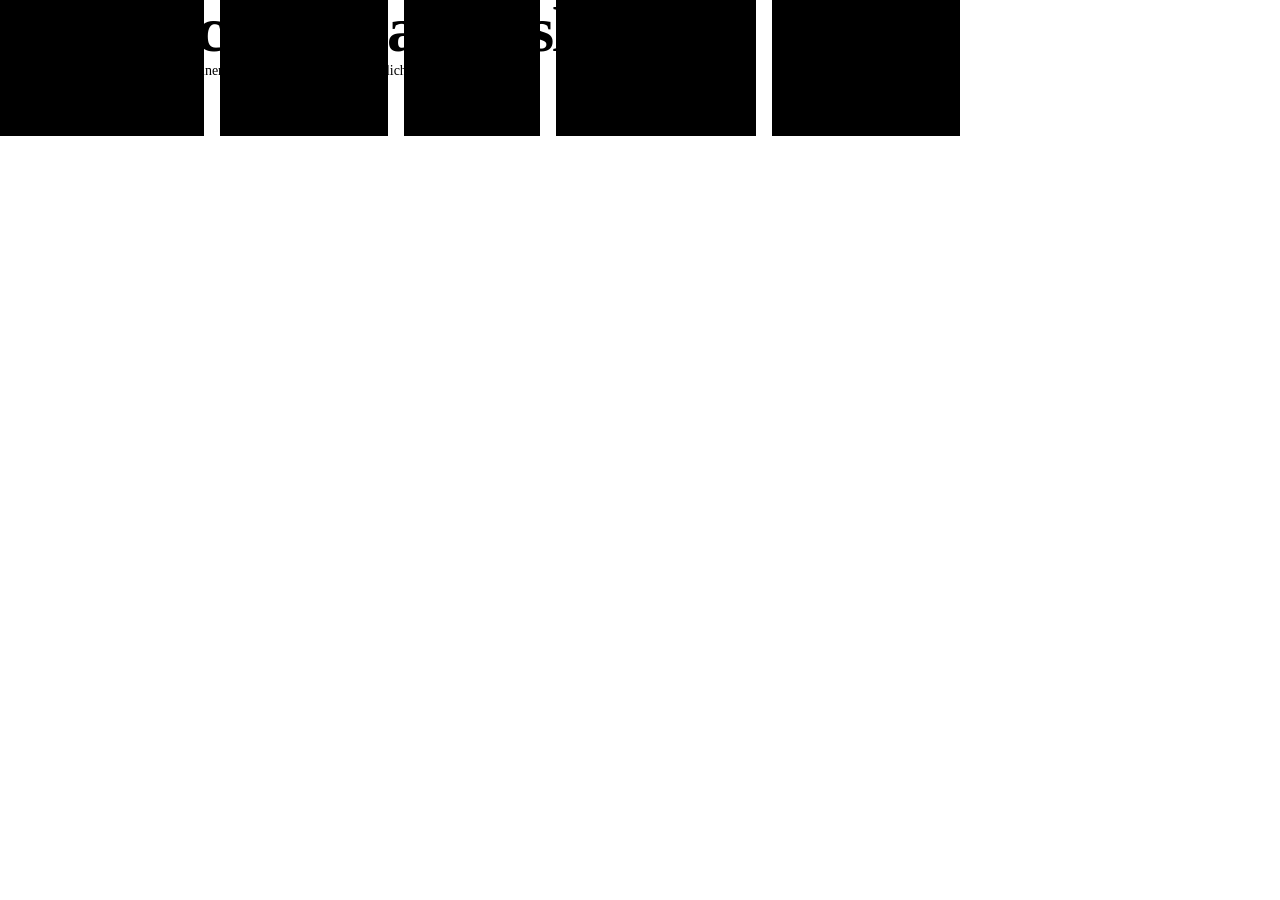
<file: weihnachtsbazar/project/components/Cover/preview.html>
<!-- @dsCard height=288 -->
<!doctype html>
<html lang="de">
<head>
<meta charset="utf-8">
<title>Weihnachtsbazar Auslagen</title>
<link rel="stylesheet" href="https://fonts.googleapis.com/css2?family=Bricolage+Grotesque:opsz,wght@12..96,400..800&family=DM+Sans:ital,opsz,wght@0,9..40,400..700;1,9..40,400..700&display=swap">
<style>
  html, body { margin:0; height:100%; }
  body { background:var(--weiss); color:var(--tinte); font-family:var(--font-sans); overflow:hidden; }
  .cover { position:relative; width:960px; height:288px; overflow:hidden; }
  .band { position:absolute; top:0; left:0; width:960px; height:136px; }
  .band svg { display:block; width:960px; height:136px; }
  .rot { fill:var(--rot); } .tanne { fill:var(--tanne); }
  .kirsch { fill:var(--sorte-kirsch); } .eier { fill:var(--sorte-eierlikoer); } .minze { fill:var(--kraut-minze); }
  .teller { fill:var(--weiss); }
  .blk { rx:var(--radius-lg); }
  .words { position:absolute; left:var(--space-5); right:var(--space-5); bottom:var(--space-4); }
  .name { margin:0; font-family:var(--font-display); font-size:64px; line-height:.95; font-weight:800; letter-spacing:-.035em; white-space:nowrap; }
  .tag { margin:var(--space-1) 0 0 2px; font-size:14px; line-height:20px; color:var(--tinte-2); max-width:520px; }
</style>
</head>
<body>
<div class="cover">
<div class="band" aria-hidden="true">
<svg viewBox="0 0 960 136" width="960" height="136">
<!--
  blocks      sorte-kirsch 232×152 · sorte-eierlikoer 168×152 · rot 136×152 (Weihnachtsakzent) · kraut-minze 200×152 · tanne bleeding right — ≈ 44 % von 960×288, alle von oben angeschnitten
  arrangement Streifen ungleicher Bänder (top-band, Name zu breit für die 440-px-Zone), Fugen space-2 (16 px) wie zwischen den Karten
  pattern     „Foto auf weißem Teller“ — weiße Scheiben (radius-rund) auf den Sortenblöcken, dazu zwei Funkeln (der Weihnachtsstern der Titel) auf rot und tanne; 7 Einheiten
  scales      Ecken radius-lg (28), Scheiben radius-rund, Fugen space-2, Abstand zum Namen space-3
-->
<rect class="kirsch blk" x="-28" y="-16" width="232" height="152" rx="28"/>
<rect class="eier blk"   x="220" y="-16" width="168" height="152" rx="28"/>
<rect class="rot blk"    x="404" y="-16" width="136" height="152" rx="28"/>
<rect class="minze blk"  x="556" y="-16" width="200" height="152" rx="28"/>
<rect class="tanne blk"  x="772" y="-16" width="216" height="152" rx="28"/>
<circle class="teller" cx="120" cy="68" r="40"/>
<circle class="teller" cx="304" cy="68" r="28"/>
<circle class="teller" cx="656" cy="68" r="34"/>
<circle class="teller" cx="860" cy="68" r="22"/>
<path class="teller" transform="translate(448 36) scale(2)" d="M12 0C13 8 16 11 24 12C16 13 13 16 12 24C11 16 8 13 0 12C8 11 11 8 12 0Z"/>
<path class="teller" transform="translate(500 84) scale(.9)" d="M12 0C13 8 16 11 24 12C16 13 13 16 12 24C11 16 8 13 0 12C8 11 11 8 12 0Z"/>
<path class="eier" transform="translate(912 48) scale(1.2)" d="M12 0C13 8 16 11 24 12C16 13 13 16 12 24C11 16 8 13 0 12C8 11 11 8 12 0Z"/>
</svg>
</div>
<div class="words">
  <h1 class="name">Weihnachtsbazar Auslagen</h1>
  <p class="tag">Pralinen und Kräuter kompakt auf einer Seite – bunt, klar, weihnachtlich.</p>
</div>
</div>
</body>
</html>
</file>
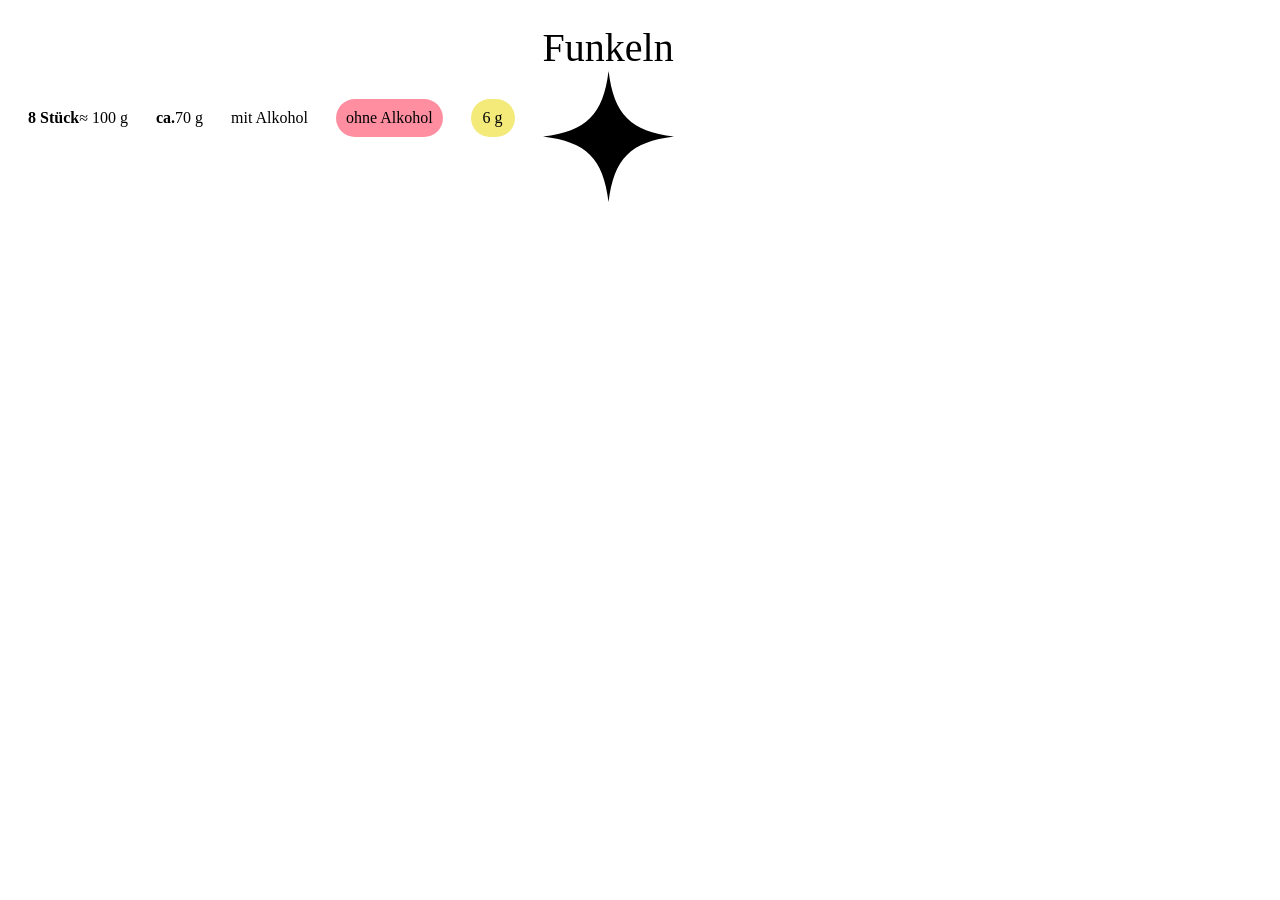
<file: weihnachtsbazar/project/components/Marken/preview.html>
<!-- @dsCard group="Bausteine" width=1000 height=180 subtitle="Aufkleber, Pillen und Funkeln" -->
<!doctype html>
<html lang="de">
<head>
<meta charset="utf-8">
<title>Marken — Vorschau</title>
<link rel="stylesheet" href="https://fonts.googleapis.com/css2?family=Bricolage+Grotesque:opsz,wght@12..96,400..800&family=DM+Sans:ital,opsz,wght@0,9..40,400..700;1,9..40,400..700&display=swap">
<style>html,body{margin:0;background:var(--weiss)} .blatt{margin:0}</style>
</head>
<body>
<div style="display:flex;align-items:center;gap:28px;padding:24px 28px;font-family:var(--font-sans)">
  <div class="sticker"><b>8 Stück</b><span>≈ 100 g</span></div>
  <div class="sticker sticker--gruen"><b>ca.</b><span>70 g</span></div>
  <span class="pille pille--alk">mit Alkohol</span>
  <span style="background:#ff8fa0;padding:10px;border-radius:999px"><span class="pille pille--ohne">ohne Alkohol</span></span>
  <span style="background:#f3ea7a;padding:10px 12px;border-radius:999px"><span class="gewicht">6 g</span></span>
  <span class="titel" style="font-size:40px">Funkeln<svg class="funkeln" viewBox="0 0 24 24" aria-hidden="true"><path d="M12 0C13 8 16 11 24 12C16 13 13 16 12 24C11 16 8 13 0 12C8 11 11 8 12 0Z"/></svg></span>
</div>
</body>
</html>
</file>
